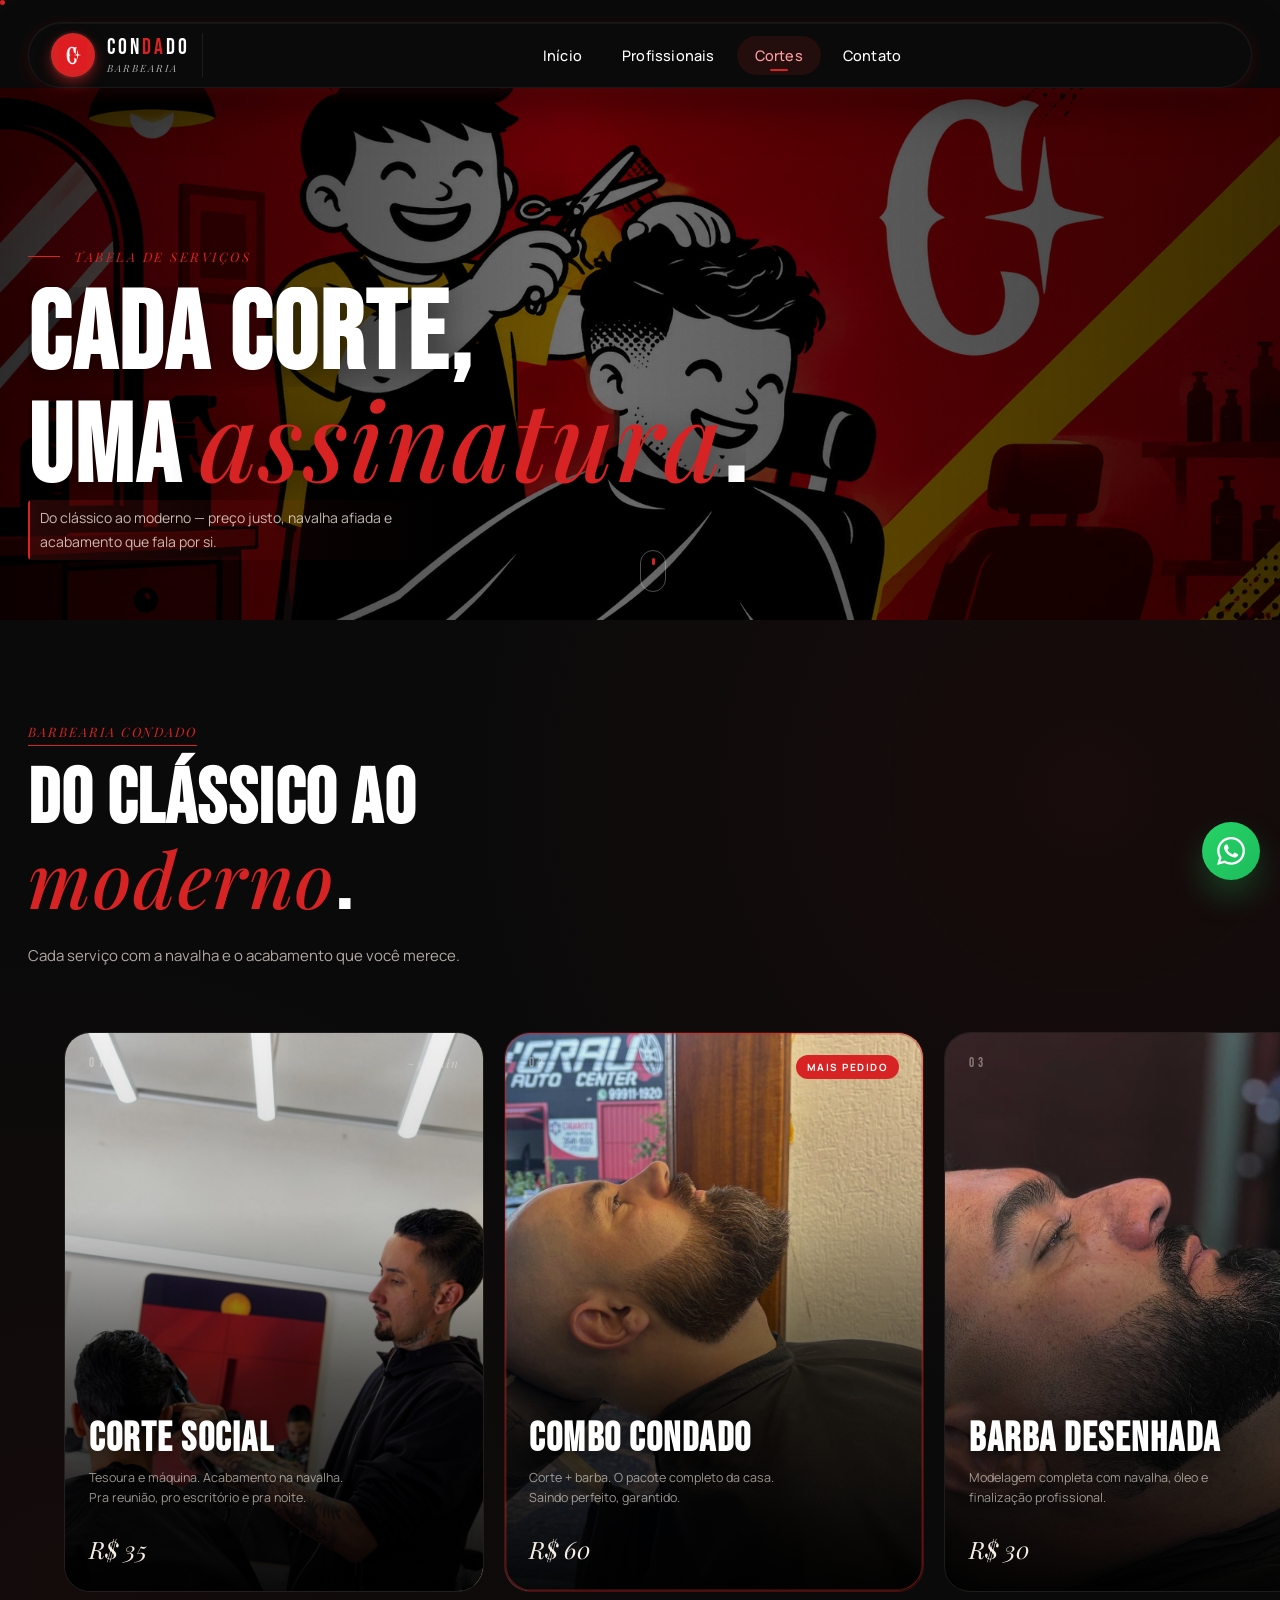
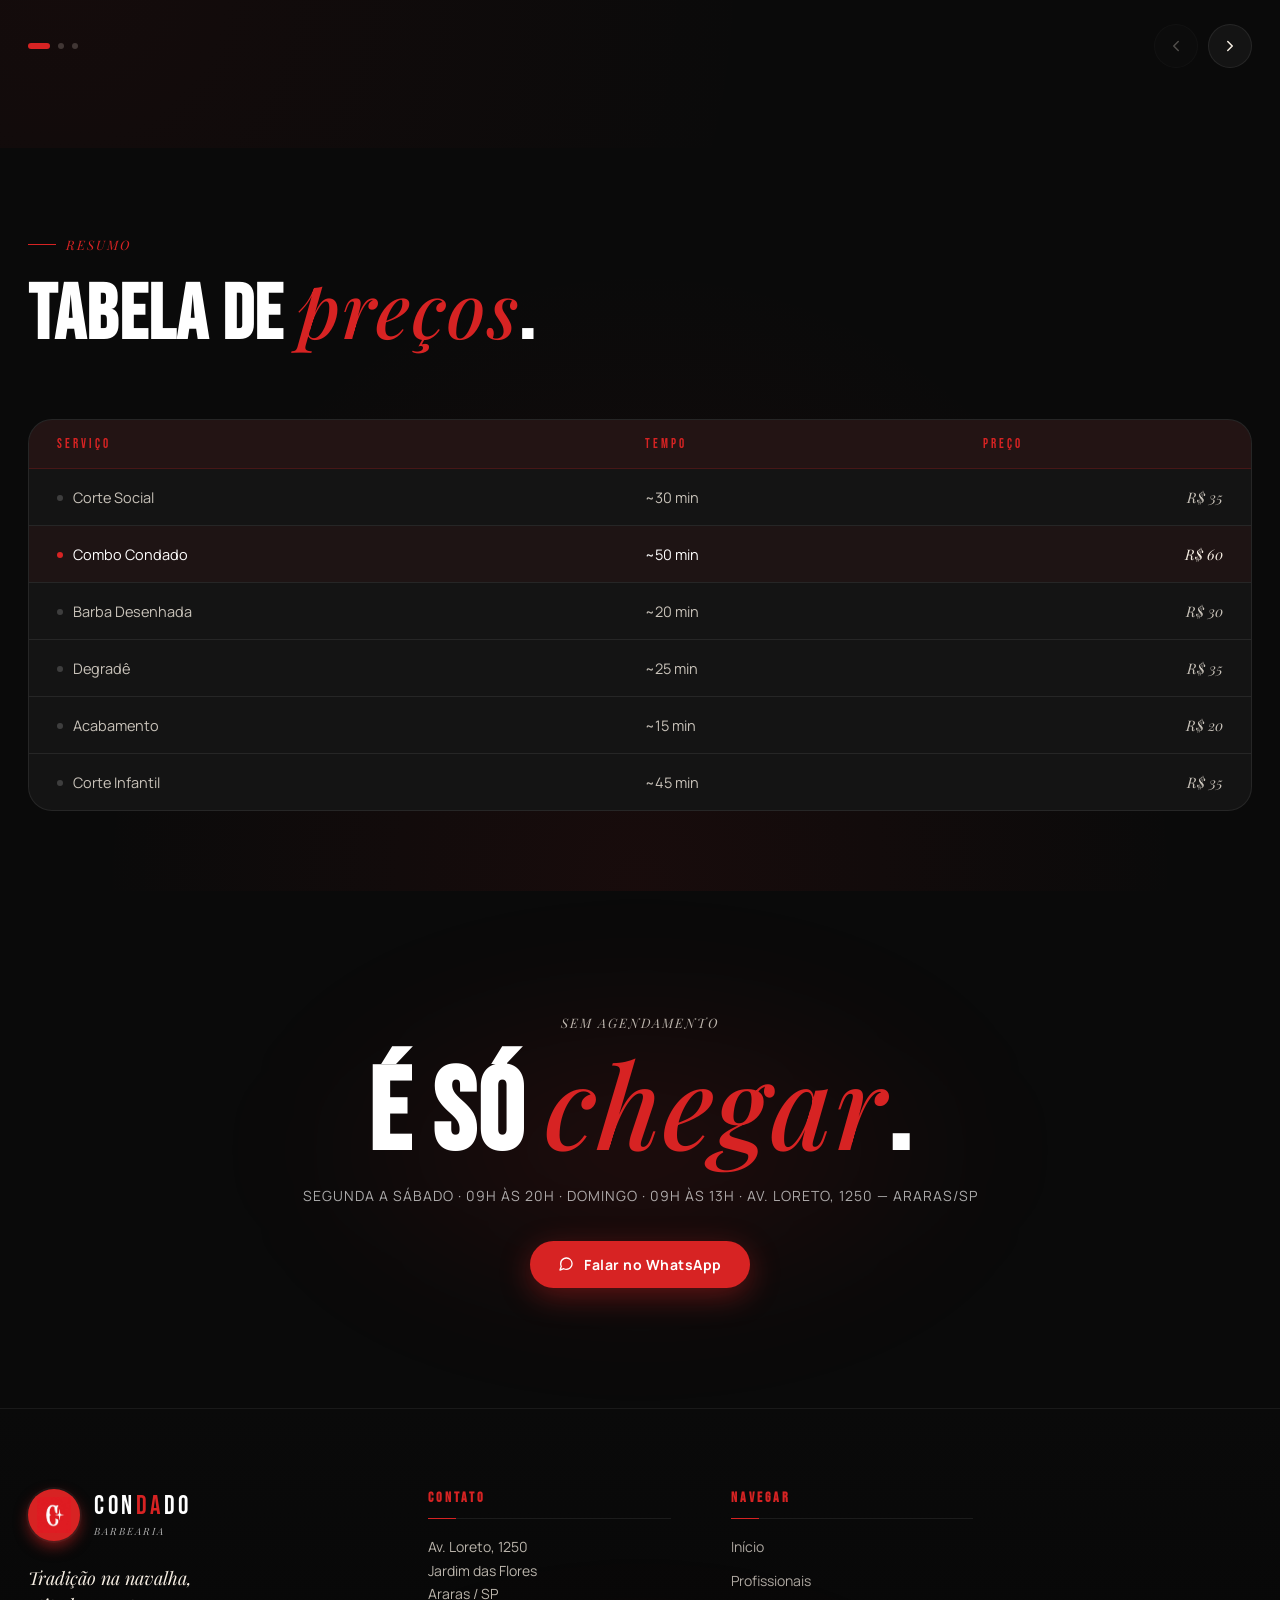
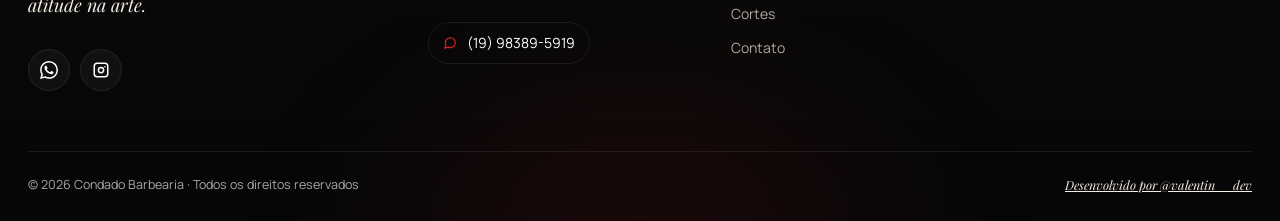
<file: cortes.html>
<!DOCTYPE html>
<html lang="pt-BR">
<head>
  <meta charset="UTF-8" />
  <meta name="viewport" content="width=device-width, initial-scale=1.0" />
  <meta name="theme-color" content="#0a0a0a" />
  <meta name="description" content="Condado Barbearia — tabela de cortes e serviços. Araras-SP." />
  <title>Cortes — Condado Barbearia</title>

  <link rel="icon" type="image/png" href="imagens/logo.png" />

  <link rel="preconnect" href="https://fonts.googleapis.com">
  <link rel="preconnect" href="https://fonts.gstatic.com" crossorigin>
  <link href="https://fonts.googleapis.com/css2?family=Bebas+Neue&family=Manrope:wght@400;500;600;700&family=Playfair+Display:ital,wght@1,500&display=swap" rel="stylesheet">

  <link rel="stylesheet" href="css/index.css" />
  <link rel="stylesheet" href="css/cortes.css" />
</head>
<body>

  <header class="nav-wrap">
    <nav class="navbar" aria-label="Principal">

      <a href="index.html" class="brand" aria-label="Condado Barbearia">
        <span class="brand-mark">
          <img src="imagens/logo.png" alt="" />
        </span>
        <span class="brand-text">
          <span class="brand-name">CON<span class="accent">DA</span>DO</span>
          <span class="brand-sub">Barbearia</span>
        </span>
      </a>

      <ul class="nav-links" id="navLinks">
        <li><a href="index.html">Início</a></li>
        <li><a href="profissionais.html">Profissionais</a></li>
        <li><a href="cortes.html" class="active">Cortes</a></li>
        <li><a href="contato.html">Contato</a></li>
      </ul>

      <div class="right">
        <button class="mobile-toggle" id="mobileToggle" aria-label="Abrir menu" aria-expanded="false" aria-controls="navLinks">
          <span class="bars" aria-hidden="true"><span></span><span></span><span></span></span>
        </button>
      </div>
    </nav>
  </header>

  <section class="page-hero">
    <div class="page-hero-bg" aria-hidden="true"></div>
    <div class="page-hero-inner container">
      <span class="page-eyebrow">
        <span class="eyebrow-line"></span>
        Tabela de serviços
      </span>
      <h1 class="page-title">
        <span class="line">Cada corte,</span>
        <span class="line">uma <span class="red-italic">assinatura</span>.</span>
      </h1>
      <p class="page-desc">
        Do clássico ao moderno — preço justo, navalha afiada
        e acabamento que fala por si.
      </p>
    </div>
    <div class="page-hero-scroll" aria-hidden="true">
      <span></span>
    </div>
  </section>

  

  <section class="carousel-section">
    <div class="container">

      <header class="section-head reveal">
        <span class="section-eyebrow">Barbearia Condado</span>
        <h2 class="section-title">
          Do clássico ao <span class="red-italic">moderno</span>.
        </h2>
        <p class="section-desc">Cada serviço com a navalha e o acabamento que você merece.</p>
      </header>

    </div>

    <!-- Viewport sem container para sangrar nas bordas -->
    <div class="carousel-viewport" role="region" aria-label="Cortes e serviços">
      <div class="carousel-track" id="carouselTrack">

        <!-- Slide 01 -->
        <article class="carousel-slide" data-index="0" aria-label="Corte Social">
          <div class="slide-media">
            <img src="imagens/corte1.jpeg" alt="Corte Social — acabamento na navalha" loading="lazy" />
            
          </div>
          <div class="slide-overlay" aria-hidden="true"></div>
          <div class="slide-content">
            <div class="slide-top">
              <span class="slide-num">01</span>
              <span class="slide-time">~30 min</span>
            </div>
            <div class="slide-bottom">
              <h3 class="slide-title">Corte Social</h3>
              <p class="slide-desc">Tesoura e máquina. Acabamento na navalha. Pra reunião, pro escritório e pra noite.</p>
              <span class="slide-price">R$ 35</span>
            </div>
          </div>
        </article>

        <!-- Slide 02 — destaque -->
        <article class="carousel-slide carousel-slide--featured" data-index="1" aria-label="Combo Condado — mais pedido">
          <div class="slide-media">
            <img src="imagens/corte2.jpeg" alt="Combo Condado — corte mais barba" loading="lazy" />
            
          </div>
          <div class="slide-overlay" aria-hidden="true"></div>
          <div class="slide-content">
            <div class="slide-top">
              <span class="slide-num">02</span>
              <span class="slide-badge">Mais pedido</span>
            </div>
            <div class="slide-bottom">
              <h3 class="slide-title">Combo Condado</h3>
              <p class="slide-desc">Corte + barba. O pacote completo da casa. Saindo perfeito, garantido.</p>
              <span class="slide-price">R$ 60</span>
            </div>
          </div>
        </article>

        <!-- Slide 03 -->
        <article class="carousel-slide" data-index="2" aria-label="Barba Desenhada">
          <div class="slide-media">
            <img src="imagens/corte4.jpeg" alt="Barba Desenhada — modelagem com navalha" loading="lazy" />
         
          </div>
          <div class="slide-overlay" aria-hidden="true"></div>
          <div class="slide-content">
            <div class="slide-top">
              <span class="slide-num">03</span>
              <span class="slide-time">~20 min</span>
            </div>
            <div class="slide-bottom">
              <h3 class="slide-title">Barba Desenhada</h3>
              <p class="slide-desc">Modelagem completa com navalha, óleo e finalização profissional.</p>
              <span class="slide-price">R$ 30</span>
            </div>
          </div>
        </article>

        <!-- Slide 04 -->
        <article class="carousel-slide" data-index="3" aria-label="Degradê">
          <div class="slide-media">
            <img src="imagens/corte3.jpeg" alt="Degradê — fade limpo do zero" loading="lazy" />
            
          </div>
          <div class="slide-overlay" aria-hidden="true"></div>
          <div class="slide-content">
            <div class="slide-top">
              <span class="slide-num">04</span>
              <span class="slide-time">~25 min</span>
            </div>
            <div class="slide-bottom">
              <h3 class="slide-title">Degradê</h3>
              <p class="slide-desc">Fade limpo do zero ao comprimento desejado. Transição perfeita, linhas retas.</p>
              <span class="slide-price">R$ 35</span>
            </div>
          </div>
        </article>


        
        <article class="carousel-slide" data-index="4" aria-label="Corte Infantil">
          <div class="slide-media">
            <img src="imagens/corte5.jpeg" alt="Corte Infantil" loading="lazy" />
          </div>
          <div class="slide-overlay" aria-hidden="true"></div>
          <div class="slide-content">
            <div class="slide-top">
              <span class="slide-num">05</span>
              <span class="slide-time">~45 min</span>
            </div>
            <div class="slide-bottom">
              <h3 class="slide-title">Corte Infantil</h3>
              <p class="slide-desc">Atenção e cuidado especial com os pequenos. Experiência tranquila e resultado impecável.</p>
              <span class="slide-price">R$ 35</span>
            </div>
          </div>
        </article>

      </div><!-- /carousel-track -->
    </div><!-- /carousel-viewport -->

    <!-- Controles -->
    <div class="carousel-controls container">
      <div class="carousel-dots" id="carouselDots" role="tablist" aria-label="Navegar entre slides"></div>
      <div class="carousel-arrows">
        <button class="carousel-arrow carousel-arrow--prev" id="carouselPrev" aria-label="Slide anterior">
          <svg viewBox="0 0 24 24" fill="none" stroke="currentColor" stroke-width="2" stroke-linecap="round" stroke-linejoin="round" aria-hidden="true">
            <polyline points="15 18 9 12 15 6"/>
          </svg>
        </button>
        <button class="carousel-arrow carousel-arrow--next" id="carouselNext" aria-label="Próximo slide">
          <svg viewBox="0 0 24 24" fill="none" stroke="currentColor" stroke-width="2" stroke-linecap="round" stroke-linejoin="round" aria-hidden="true">
            <polyline points="9 6 15 12 9 18"/>
          </svg>
        </button>
      </div>
    </div>

  </section>

  
  <section class="tabela-section">
    <div class="container">

      <header class="section-head reveal">
        <span class="section-eyebrow">Resumo</span>
        <h2 class="section-title">Tabela de <span class="red-italic">preços</span>.</h2>
      </header>

      <div class="tabela-wrap reveal">
        <table class="tabela">
          <thead>
            <tr>
              <th>Serviço</th>
              <th>Tempo</th>
              <th>Preço</th>
            </tr>
          </thead>
          <tbody>
            <tr>
              <td><span class="t-dot"></span>Corte Social</td>
              <td>~30 min</td>
              <td class="t-price">R$ 35</td>
            </tr>
            <tr class="t-featured">
              <td><span class="t-dot t-dot--red"></span>Combo Condado</td>
              <td>~50 min</td>
              <td class="t-price">R$ 60</td>
            </tr>
            <tr>
              <td><span class="t-dot"></span>Barba Desenhada</td>
              <td>~20 min</td>
              <td class="t-price">R$ 30</td>
            </tr>
            <tr>
              <td><span class="t-dot"></span>Degradê</td>
              <td>~25 min</td>
              <td class="t-price">R$ 35</td>
            </tr>
            <tr>
              <td><span class="t-dot"></span>Acabamento</td>
              <td>~15 min</td>
              <td class="t-price">R$ 20</td>
            </tr>
            <tr>
              <td><span class="t-dot"></span>Corte Infantil</td>
              <td>~45 min</td>
              <td class="t-price">R$ 35</td>
            </tr>
          </tbody>
        </table>
      </div>

    </div>
  </section>

  
  <section class="cta-section">
    <div class="container">
      <div class="cta-inner reveal">
        <div class="cta-tag">Sem agendamento</div>
        <h2 class="cta-title">É só <span class="red-italic">chegar</span>.</h2>
        <p class="cta-desc">Segunda a sábado · 09h às 20h · Domingo · 09h às 13h · Av. Loreto, 1250 — Araras/SP</p>
        <a href="https://wa.me/5519983895919" target="_blank" rel="noopener" class="cta-btn">
          <svg viewBox="0 0 24 24" fill="none" stroke="currentColor" stroke-width="2" stroke-linecap="round" stroke-linejoin="round" aria-hidden="true">
            <path d="M21 11.5a8.38 8.38 0 0 1-.9 3.8 8.5 8.5 0 0 1-7.6 4.7 8.38 8.38 0 0 1-3.8-.9L3 21l1.9-5.7a8.38 8.38 0 0 1-.9-3.8 8.5 8.5 0 0 1 4.7-7.6 8.38 8.38 0 0 1 3.8-.9h.5a8.48 8.48 0 0 1 8 8v.5z"/>
          </svg>
          Falar no WhatsApp
        </a>
      </div>
    </div>
  </section>

  
  <footer class="footer">
    <div class="container">
      <div class="footer-grid">

        <div class="footer-brand reveal">
          <a href="index.html" class="footer-logo" aria-label="Condado Barbearia">
            <span class="brand-mark">
              <img src="imagens/logo.png" alt="" />
            </span>
            <span class="brand-text">
              <span class="brand-name">CON<span class="accent">DA</span>DO</span>
              <span class="brand-sub">Barbearia</span>
            </span>
          </a>
          <p class="footer-tagline">
            Tradição na navalha,<br/>atitude na arte.
          </p>
          <div class="footer-socials" aria-label="Redes sociais">
            <a class="footer-social" href="https://wa.me/5519983895919" target="_blank" rel="noopener" aria-label="WhatsApp">
              <svg viewBox="0 0 24 24" fill="currentColor" aria-hidden="true">
                <path d="M17.472 14.382c-.297-.149-1.758-.867-2.03-.967-.273-.099-.471-.148-.67.15-.197.297-.767.966-.94 1.164-.173.199-.347.223-.644.075-.297-.15-1.255-.463-2.39-1.475-.883-.788-1.48-1.761-1.653-2.059-.173-.297-.018-.458.13-.606.134-.133.298-.347.446-.52.149-.174.198-.298.298-.497.099-.198.05-.371-.025-.52-.075-.149-.669-1.612-.916-2.207-.242-.579-.487-.5-.669-.51-.173-.008-.371-.01-.57-.01-.198 0-.52.074-.792.372-.272.297-1.04 1.016-1.04 2.479 0 1.462 1.065 2.875 1.213 3.074.149.198 2.096 3.2 5.077 4.487.709.306 1.262.489 1.694.625.712.227 1.36.195 1.871.118.571-.085 1.758-.719 2.006-1.413.248-.694.248-1.289.173-1.413-.074-.124-.272-.198-.57-.347m-5.421 7.403h-.004a9.87 9.87 0 01-5.031-1.378l-.361-.214-3.741.982.998-3.648-.235-.374a9.86 9.86 0 01-1.51-5.26c.001-5.45 4.436-9.884 9.888-9.884 2.64 0 5.122 1.03 6.988 2.898a9.825 9.825 0 012.893 6.994c-.003 5.45-4.437 9.884-9.885 9.884m8.413-18.297A11.815 11.815 0 0012.05 0C5.495 0 .16 5.335.157 11.892c0 2.096.547 4.142 1.588 5.945L.057 24l6.305-1.654a11.882 11.882 0 005.683 1.448h.005c6.554 0 11.89-5.335 11.893-11.893a11.821 11.821 0 00-3.48-8.413z"/>
              </svg>
            </a>
            <a class="footer-social" href="https://www.instagram.com/condado.araras/" target="_blank" rel="noopener" aria-label="Instagram">
              <svg viewBox="0 0 24 24" fill="currentColor" aria-hidden="true">
                <path d="M7 2h10a5 5 0 0 1 5 5v10a5 5 0 0 1-5 5H7a5 5 0 0 1-5-5V7a5 5 0 0 1 5-5zm0 2a3 3 0 0 0-3 3v10a3 3 0 0 0 3 3h10a3 3 0 0 0 3-3V7a3 3 0 0 0-3-3H7zm5 3.5A4.5 4.5 0 1 1 7.5 12 4.5 4.5 0 0 1 12 7.5zm0 2A2.5 2.5 0 1 0 14.5 12 2.5 2.5 0 0 0 12 9.5zm5.25-2.75a1 1 0 1 1-1 1 1 1 0 0 1 1-1z"/>
              </svg>
            </a>
          </div>
        </div>

        <div class="footer-col reveal" style="--i:1">
          <h4 class="footer-h">Contato</h4>
          <address class="footer-text">
            Av. Loreto, 1250<br/>
            Jardim das Flores<br/>
            Araras / SP
          </address>
          <a class="footer-link" href="https://wa.me/5519983895919" target="_blank" rel="noopener">
            <svg viewBox="0 0 24 24" fill="none" stroke="currentColor" stroke-width="2" stroke-linecap="round" stroke-linejoin="round" aria-hidden="true">
              <path d="M21 11.5a8.38 8.38 0 0 1-.9 3.8 8.5 8.5 0 0 1-7.6 4.7 8.38 8.38 0 0 1-3.8-.9L3 21l1.9-5.7a8.38 8.38 0 0 1-.9-3.8 8.5 8.5 0 0 1 4.7-7.6 8.38 8.38 0 0 1 3.8-.9h.5a8.48 8.48 0 0 1 8 8v.5z"/>
            </svg>
            (19) 98389-5919
          </a>
        </div>

        <div class="footer-col reveal" style="--i:3">
          <h4 class="footer-h">Navegar</h4>
          <ul class="footer-nav">
            <li><a href="index.html">Início</a></li>
            <li><a href="profissionais.html">Profissionais</a></li>
            <li><a href="cortes.html">Cortes</a></li>
            <li><a href="contato.html">Contato</a></li>
          </ul>
        </div>

      </div>

      <div class="footer-bottom">
        <span>© <span id="year"></span> Condado Barbearia · Todos os direitos reservados</span>
        <a class="footer-tag" href="https://www.instagram.com/valentin__dev/" target="_blank" rel="noopener">Desenvolvido por @valentin__dev</a>
      </div>
    </div>
  </footer>

  <a class="floating-wa" href="https://wa.me/5519983895919" target="_blank" rel="noopener" aria-label="Falar no WhatsApp">
    <svg viewBox="0 0 24 24" fill="currentColor" aria-hidden="true">
      <path d="M17.472 14.382c-.297-.149-1.758-.867-2.03-.967-.273-.099-.471-.148-.67.15-.197.297-.767.966-.94 1.164-.173.199-.347.223-.644.075-.297-.15-1.255-.463-2.39-1.475-.883-.788-1.48-1.761-1.653-2.059-.173-.297-.018-.458.13-.606.134-.133.298-.347.446-.52.149-.174.198-.298.298-.497.099-.198.05-.371-.025-.52-.075-.149-.669-1.612-.916-2.207-.242-.579-.487-.5-.669-.51-.173-.008-.371-.01-.57-.01-.198 0-.52.074-.792.372-.272.297-1.04 1.016-1.04 2.479 0 1.462 1.065 2.875 1.213 3.074.149.198 2.096 3.2 5.077 4.487.709.306 1.262.489 1.694.625.712.227 1.36.195 1.871.118.571-.085 1.758-.719 2.006-1.413.248-.694.248-1.289.173-1.413-.074-.124-.272-.198-.57-.347m-5.421 7.403h-.004a9.87 9.87 0 01-5.031-1.378l-.361-.214-3.741.982.998-3.648-.235-.374a9.86 9.86 0 01-1.51-5.26c.001-5.45 4.436-9.884 9.888-9.884 2.64 0 5.122 1.03 6.988 2.898a9.825 9.825 0 012.893 6.994c-.003 5.45-4.437 9.884-9.885 9.884m8.413-18.297A11.815 11.815 0 0012.05 0C5.495 0 .16 5.335.157 11.892c0 2.096.547 4.142 1.588 5.945L.057 24l6.305-1.654a11.882 11.882 0 005.683 1.448h.005c6.554 0 11.89-5.335 11.893-11.893a11.821 11.821 0 00-3.48-8.413z"/>
    </svg>
  </a>
  <script src="js/index.js" defer></script>
  <script src="js/cortes.js" defer></script>
</body>
</html>
</file>
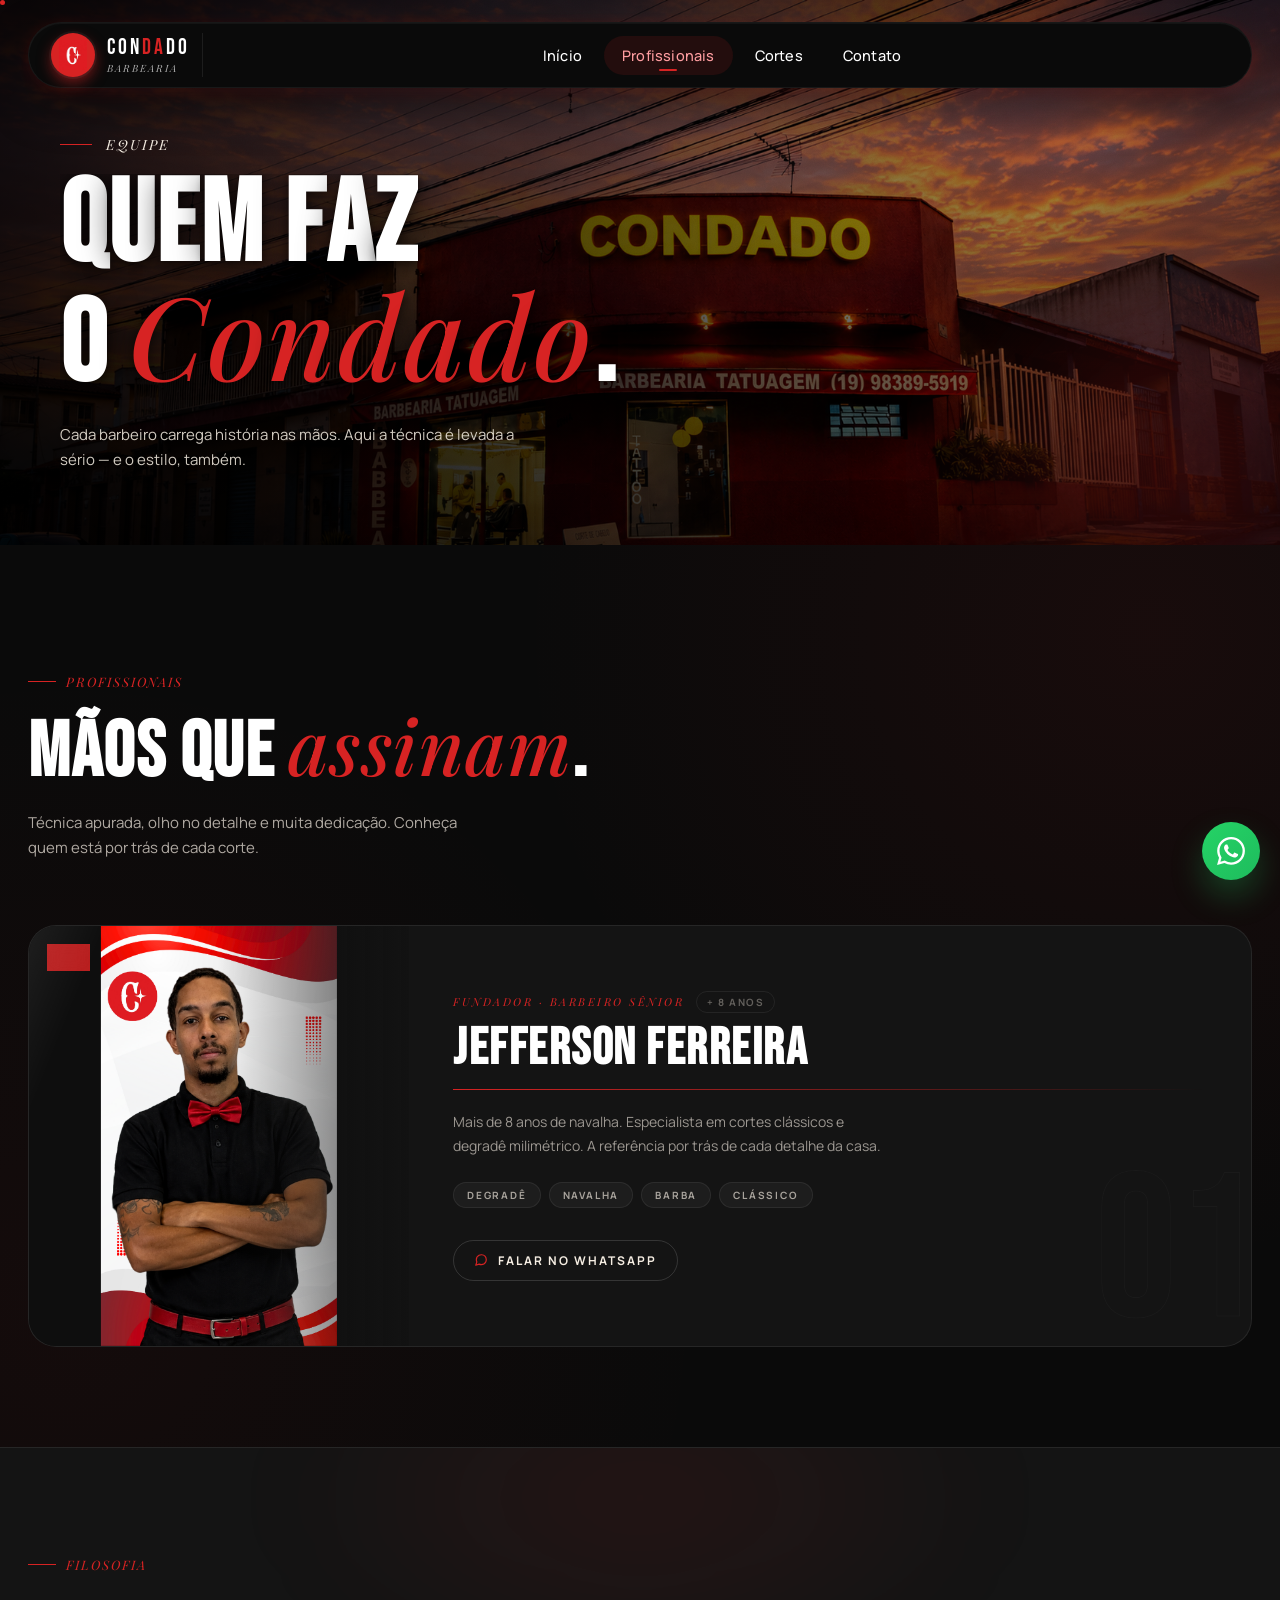
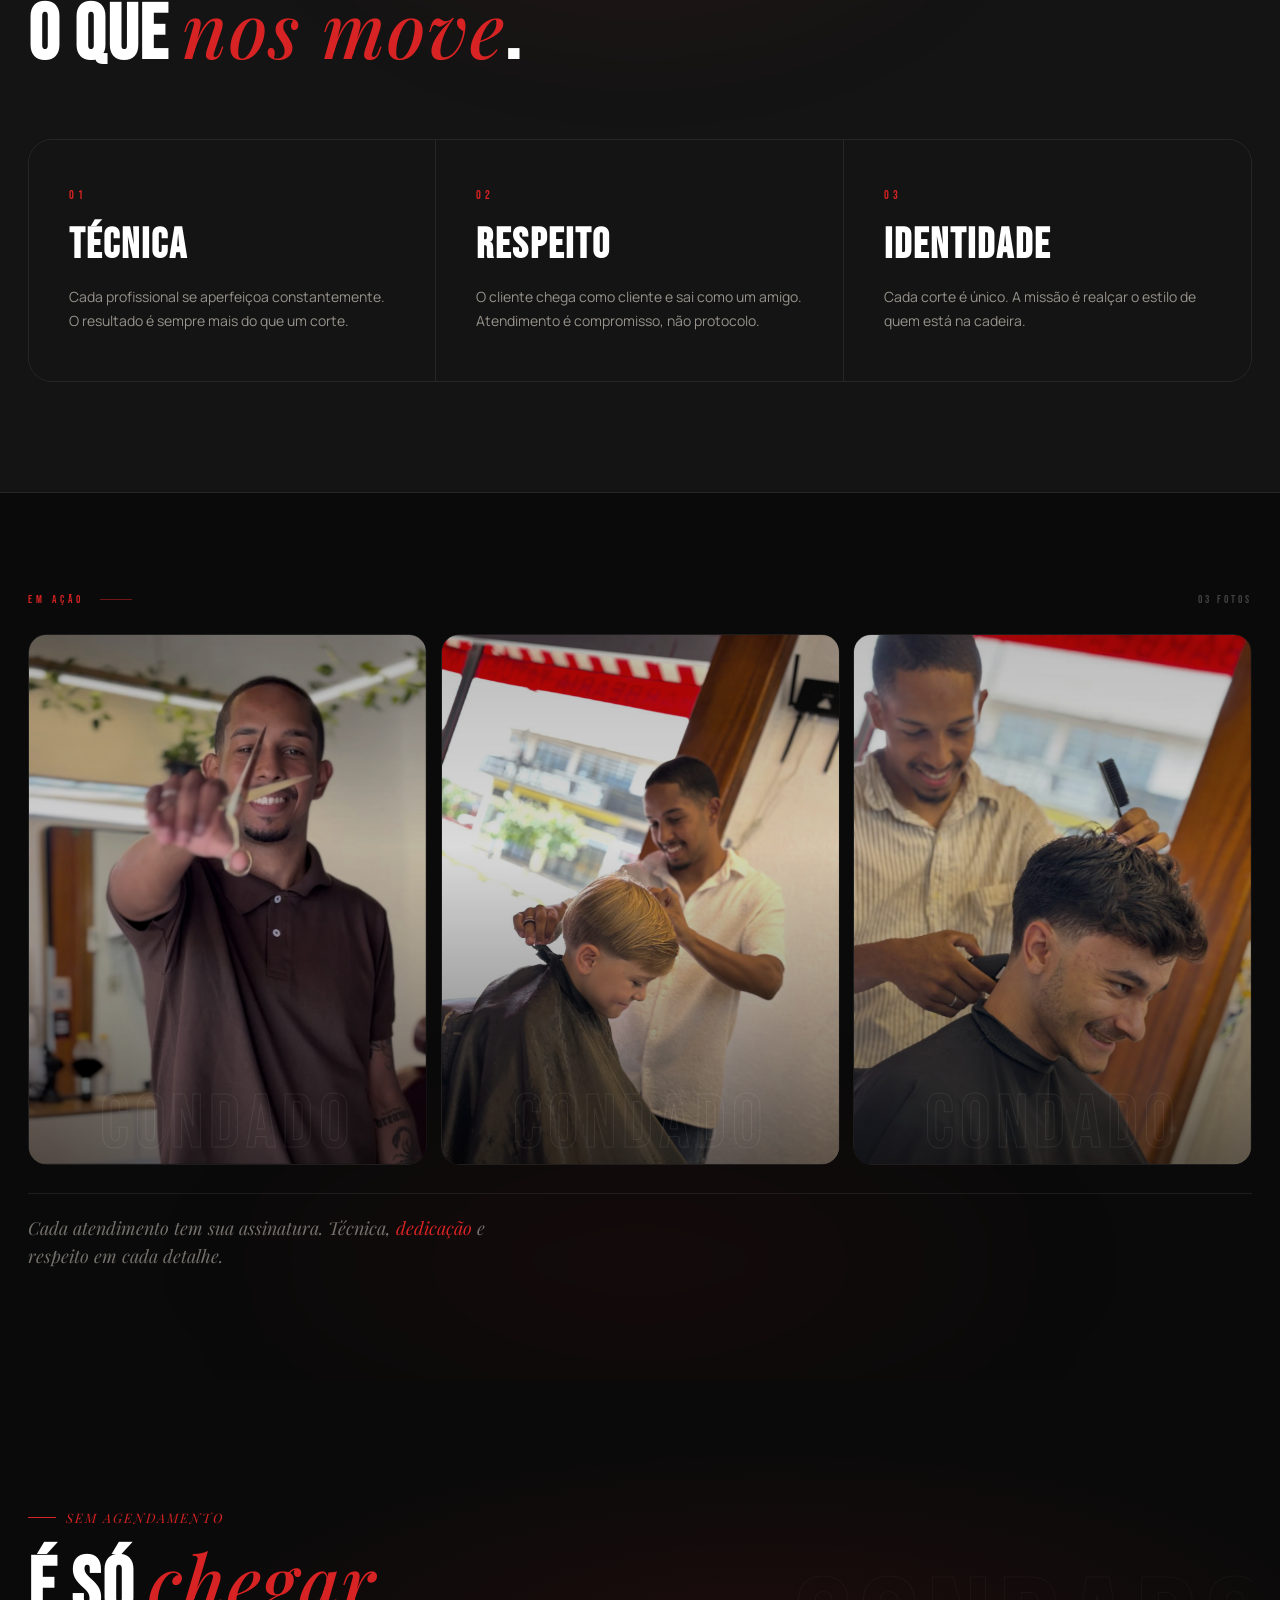
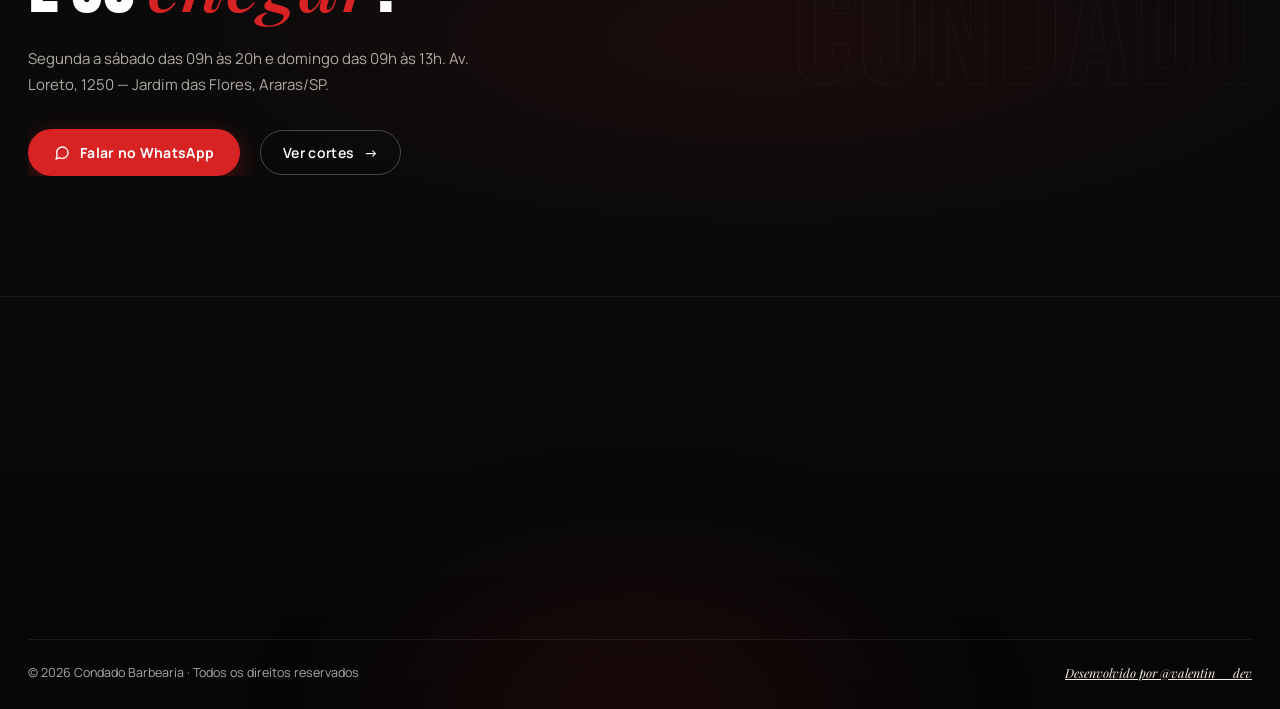
<file: profissionais.html>
<!DOCTYPE html>
<html lang="pt-BR">
<head>
  <meta charset="UTF-8" />
  <meta name="viewport" content="width=device-width, initial-scale=1.0" />
  <meta name="theme-color" content="#0a0a0a" />
  <meta name="description" content="Condado Barbearia — Conheça nossos profissionais. Araras-SP." />
  <title>Profissionais — Condado Barbearia</title>
  <link rel="icon" type="image/png" href="imagens/logo.png" />
  <link rel="preconnect" href="https://fonts.googleapis.com">
  <link rel="preconnect" href="https://fonts.gstatic.com" crossorigin>
  <link href="https://fonts.googleapis.com/css2?family=Bebas+Neue&family=Manrope:wght@400;500;600;700&family=Playfair+Display:ital,wght@1,500&display=swap" rel="stylesheet">
  <link rel="stylesheet" href="css/index.css" />
  <link rel="stylesheet" href="css/profissionais.css" />
</head>
<body>

  <!-- HERO -->
  <header class="hero hero--inner">
    <div class="nav-wrap">
      <nav class="navbar" aria-label="Principal">
        <a href="index.html" class="brand" aria-label="Condado Barbearia">
          <span class="brand-mark"><img src="imagens/logo.png" alt="" /></span>
          <span class="brand-text">
            <span class="brand-name">CON<span class="accent">DA</span>DO</span>
            <span class="brand-sub">Barbearia</span>
          </span>
        </a>
        <ul class="nav-links" id="navLinks">
          <li><a href="index.html">Início</a></li>
          <li><a href="profissionais.html" class="active">Profissionais</a></li>
          <li><a href="cortes.html">Cortes</a></li>
          <li><a href="contato.html">Contato</a></li>
        </ul>
        <div class="right">
          <button class="mobile-toggle" id="mobileToggle" aria-label="Abrir menu" aria-expanded="false" aria-controls="navLinks">
            <span class="bars" aria-hidden="true"><span></span><span></span><span></span></span>
          </button>
        </div>
      </nav>
    </div>
    <div class="hero-content hero-content--inner">
      <div class="hero-inner">
        <div class="hero-tag">Equipe</div>
        <h1 class="hero-title">
          <span class="line">Quem faz</span>
          <span class="line">o <span class="red">Condado</span>.</span>
        </h1>
        <p class="hero-desc">
          Cada barbeiro carrega história nas mãos.
          Aqui a técnica é levada a sério — e o estilo, também.
        </p>
      </div>
    </div>
  </header>

  <!-- PROFISSIONAIS -->
  <section id="profissionais" class="profissionais">
    <div class="container">
      <header class="section-head reveal">
        <span class="section-eyebrow">Profissionais</span>
        <h2 class="section-title">Mãos que <span class="red-italic">assinam</span>.</h2>
        <p class="section-desc">
          Técnica apurada, olho no detalhe e muita dedicação.
          Conheça quem está por trás de cada corte.
        </p>
      </header>
      <div class="team-grid">
        <article class="pro-card reveal" style="--i:0" data-num="01">
          <div class="pro-card__photo">
            <img src="imagens/profissional.png" alt="Jefferson Ferreira, fundador e barbeiro sênior" loading="eager" />
            <div class="pro-card__overlay"></div>
            <span class="pro-card__num">01</span>
          </div>
          <div class="pro-card__body">
            <div class="pro-card__meta">
              <span class="pro-card__role">Fundador · Barbeiro Sênior</span>
              <span class="pro-card__exp">+ 8 anos</span>
            </div>
            <h3 class="pro-card__name">Jefferson Ferreira</h3>
            <p class="pro-card__bio">
              Mais de 8 anos de navalha. Especialista em cortes clássicos
              e degradê milimétrico. A referência por trás de cada detalhe da casa.
            </p>
            <ul class="pro-card__tags">
              <li>Degradê</li><li>Navalha</li><li>Barba</li><li>Clássico</li>
            </ul>
            <a href="https://wa.me/5519983895919" target="_blank" rel="noopener" class="pro-card__cta">
              <svg viewBox="0 0 24 24" fill="none" stroke="currentColor" stroke-width="2" stroke-linecap="round" stroke-linejoin="round" aria-hidden="true">
                <path d="M21 11.5a8.38 8.38 0 0 1-.9 3.8 8.5 8.5 0 0 1-7.6 4.7 8.38 8.38 0 0 1-3.8-.9L3 21l1.9-5.7a8.38 8.38 0 0 1-.9-3.8 8.5 8.5 0 0 1 4.7-7.6 8.38 8.38 0 0 1 3.8-.9h.5a8.48 8.48 0 0 1 8 8v.5z"/>
              </svg>
              Falar no WhatsApp
            </a>
          </div>
        </article>
      </div>
    </div>
  </section>

  <!-- VALORES -->
  <section class="valores">
    <div class="container">
      <header class="section-head reveal">
        <span class="section-eyebrow">Filosofia</span>
        <h2 class="section-title">O que <span class="red-italic">nos move</span>.</h2>
      </header>
      <div class="valores-grid">
        <div class="valor-item reveal" style="--i:0">
          <span class="valor-num">01</span>
          <h3 class="valor-title">Técnica</h3>
          <p class="valor-desc">
            Cada profissional se aperfeiçoa constantemente.
            O resultado é sempre mais do que um corte.
          </p>
        </div>
        <div class="valor-item reveal" style="--i:1">
          <span class="valor-num">02</span>
          <h3 class="valor-title">Respeito</h3>
          <p class="valor-desc">
            O cliente chega como cliente e sai como um amigo.
            Atendimento é compromisso, não protocolo.
          </p>
        </div>
        <div class="valor-item reveal" style="--i:2">
          <span class="valor-num">03</span>
          <h3 class="valor-title">Identidade</h3>
          <p class="valor-desc">
            Cada corte é único. A missão é realçar
            o estilo de quem está na cadeira.
          </p>
        </div>
      </div>
    </div>
  </section>

  <!-- DESTAQUES -->
  <section class="destaques">
    <div class="container">

      <!-- barra superior da galeria -->
      <div class="destaques-label reveal">
        <div class="destaques-label__left">
          <span class="destaques-label__eyebrow">Em ação</span>
          <span class="destaques-label__line" aria-hidden="true"></span>
        </div>
        <span class="destaques-label__count">03 fotos</span>
      </div>

      <!-- grid 3 colunas compactas -->
      <div class="destaques-grid">

        <!-- foto 01 -->
        <div class="destaque-card" style="--i:0">
          <div class="destaque-card__media">
            <img src="imagens/destaque1.jpeg" alt="Jefferson com tesoura, posando no salão do Condado" loading="lazy" />
            <div class="destaque-card__overlay"></div>
            <span class="destaque-card__brand-bg" aria-hidden="true">CONDADO</span>
            <div class="destaque-card__brand-pill" aria-hidden="true">
              <span class="destaque-card__brand-name">CON<span>DA</span>DO</span>
              <span class="destaque-card__brand-sub">Barbearia</span>
            </div>
          </div>
          <div class="destaque-card__footer">
            <span class="destaque-card__index"></span>
            <span class="destaque-card__mark" aria-hidden="true">
              <svg viewBox="0 0 24 24" fill="none" stroke="currentColor" stroke-width="2.2" stroke-linecap="round" stroke-linejoin="round">
                <polyline points="20 6 9 17 4 12"/>
              </svg>
            </span>
          </div>
        </div>

        <!-- foto 02 -->
        <div class="destaque-card" style="--i:1">
          <div class="destaque-card__media">
            <img src="imagens/destaque2.jpeg" alt="Jefferson realizando corte infantil com precisão" loading="lazy" />
            <div class="destaque-card__overlay"></div>
            <span class="destaque-card__brand-bg" aria-hidden="true">CONDADO</span>
            <div class="destaque-card__brand-pill" aria-hidden="true">
              <span class="destaque-card__brand-name">CON<span>DA</span>DO</span>
              <span class="destaque-card__brand-sub">Barbearia</span>
            </div>
          </div>
          <div class="destaque-card__footer">
            <span class="destaque-card__index"></span>
            <span class="destaque-card__mark" aria-hidden="true">
              <svg viewBox="0 0 24 24" fill="none" stroke="currentColor" stroke-width="2.2" stroke-linecap="round" stroke-linejoin="round">
                <polyline points="20 6 9 17 4 12"/>
              </svg>
            </span>
          </div>
        </div>

        <!-- foto 03 -->
        <div class="destaque-card" style="--i:2">
          <div class="destaque-card__media">
            <img src="imagens/destaque3.jpeg" alt="Jefferson finalizando degradê em cliente" loading="lazy" />
            <div class="destaque-card__overlay"></div>
            <span class="destaque-card__brand-bg" aria-hidden="true">CONDADO</span>
            <div class="destaque-card__brand-pill" aria-hidden="true">
              <span class="destaque-card__brand-name">CON<span>DA</span>DO</span>
              <span class="destaque-card__brand-sub">Barbearia</span>
            </div>
          </div>
          <div class="destaque-card__footer">
            <span class="destaque-card__index"></span>
            <span class="destaque-card__mark" aria-hidden="true">
              <svg viewBox="0 0 24 24" fill="none" stroke="currentColor" stroke-width="2.2" stroke-linecap="round" stroke-linejoin="round">
                <polyline points="20 6 9 17 4 12"/>
              </svg>
            </span>
          </div>
        </div>

      </div>

      <!-- dots de navegação (visíveis só no mobile via JS) -->
      <div class="destaques-dots" id="destaquesDots" aria-hidden="true" style="display:none">
        <button class="destaques-dots__dot active" data-idx="0"></button>
        <button class="destaques-dots__dot" data-idx="1"></button>
        <button class="destaques-dots__dot" data-idx="2"></button>
      </div>

      <!-- rodapé editorial abaixo do grid -->
      <div class="destaques-footer reveal">
        <p class="destaques-footer__text">
          Cada atendimento tem sua assinatura.
          Técnica, <em>dedicação</em> e respeito em cada detalhe.
        </p>
      </div>

    </div>
  </section>

  <!-- CTA -->
  <section class="cta-section">
    <div class="container">
      <div class="cta-wrap reveal">
        <div class="cta-content">
          <span class="section-eyebrow">Sem agendamento</span>
          <h2 class="section-title">É só <span class="red-italic">chegar</span>.</h2>
          <p class="section-desc">
            Segunda a sábado das 09h às 20h e domingo das 09h às 13h. Av. Loreto, 1250 — Jardim das Flores, Araras/SP.
          </p>
          <div class="cta-actions">
            <a href="https://wa.me/5519983895919" target="_blank" rel="noopener" class="btn-cta">
              <svg viewBox="0 0 24 24" fill="none" stroke="currentColor" stroke-width="2" stroke-linecap="round" stroke-linejoin="round" aria-hidden="true">
                <path d="M21 11.5a8.38 8.38 0 0 1-.9 3.8 8.5 8.5 0 0 1-7.6 4.7 8.38 8.38 0 0 1-3.8-.9L3 21l1.9-5.7a8.38 8.38 0 0 1-.9-3.8 8.5 8.5 0 0 1 4.7-7.6 8.38 8.38 0 0 1 3.8-.9h.5a8.48 8.48 0 0 1 8 8v.5z"/>
              </svg>
              Falar no WhatsApp
            </a>
            <a href="cortes.html" class="btn-ghost">Ver cortes </a>
          </div>
        </div>
        <div class="cta-deco" aria-hidden="true">
          <span class="cta-big-text">CONDADO</span>
        </div>
      </div>
    </div>
  </section>

  <!-- FOOTER -->
  <footer class="footer">
    <div class="container">
      <div class="footer-grid">
        <div class="footer-brand reveal">
          <a href="index.html#inicio" class="footer-logo" aria-label="Condado Barbearia">
            <span class="brand-mark"><img src="imagens/logo.png" alt="" /></span>
            <span class="brand-text">
              <span class="brand-name">CON<span class="accent">DA</span>DO</span>
              <span class="brand-sub">Barbearia</span>
            </span>
          </a>
          <p class="footer-tagline">Tradição na navalha,<br/>atitude na arte.</p>
          <div class="footer-socials" aria-label="Redes sociais">
            <a class="footer-social" href="https://wa.me/5519983895919" target="_blank" rel="noopener" aria-label="WhatsApp">
              <svg viewBox="0 0 24 24" fill="currentColor" aria-hidden="true"><path d="M17.472 14.382c-.297-.149-1.758-.867-2.03-.967-.273-.099-.471-.148-.67.15-.197.297-.767.966-.94 1.164-.173.199-.347.223-.644.075-.297-.15-1.255-.463-2.39-1.475-.883-.788-1.48-1.761-1.653-2.059-.173-.297-.018-.458.13-.606.134-.133.298-.347.446-.52.149-.174.198-.298.298-.497.099-.198.05-.371-.025-.52-.075-.149-.669-1.612-.916-2.207-.242-.579-.487-.5-.669-.51-.173-.008-.371-.01-.57-.01-.198 0-.52.074-.792.372-.272.297-1.04 1.016-1.04 2.479 0 1.462 1.065 2.875 1.213 3.074.149.198 2.096 3.2 5.077 4.487.709.306 1.262.489 1.694.625.712.227 1.36.195 1.871.118.571-.085 1.758-.719 2.006-1.413.248-.694.248-1.289.173-1.413-.074-.124-.272-.198-.57-.347m-5.421 7.403h-.004a9.87 9.87 0 01-5.031-1.378l-.361-.214-3.741.982.998-3.648-.235-.374a9.86 9.86 0 01-1.51-5.26c.001-5.45 4.436-9.884 9.888-9.884 2.64 0 5.122 1.03 6.988 2.898a9.825 9.825 0 012.893 6.994c-.003 5.45-4.437 9.884-9.885 9.884m8.413-18.297A11.815 11.815 0 0012.05 0C5.495 0 .16 5.335.157 11.892c0 2.096.547 4.142 1.588 5.945L.057 24l6.305-1.654a11.882 11.882 0 005.683 1.448h.005c6.554 0 11.89-5.335 11.893-11.893a11.821 11.821 0 00-3.48-8.413z"/></svg>
            </a>
            <a class="footer-social" href="https://www.instagram.com/condado.araras/" target="_blank" rel="noopener" aria-label="Instagram">
              <svg viewBox="0 0 24 24" fill="currentColor" aria-hidden="true"><path d="M7 2h10a5 5 0 0 1 5 5v10a5 5 0 0 1-5 5H7a5 5 0 0 1-5-5V7a5 5 0 0 1 5-5zm0 2a3 3 0 0 0-3 3v10a3 3 0 0 0 3 3h10a3 3 0 0 0 3-3V7a3 3 0 0 0-3-3H7zm5 3.5A4.5 4.5 0 1 1 7.5 12 4.5 4.5 0 0 1 12 7.5zm0 2A2.5 2.5 0 1 0 14.5 12 2.5 2.5 0 0 0 12 9.5zm5.25-2.75a1 1 0 1 1-1 1 1 1 0 0 1 1-1z"/></svg>
            </a>
          </div>
        </div>
        <div class="footer-col reveal" style="--i:1">
          <h4 class="footer-h">Contato</h4>
          <address class="footer-text">Av. Loreto, 1250<br/>Jardim das Flores<br/>Araras / SP</address>
          <a class="footer-link" href="https://wa.me/5519983895919" target="_blank" rel="noopener">
            <svg viewBox="0 0 24 24" fill="none" stroke="currentColor" stroke-width="2" stroke-linecap="round" stroke-linejoin="round" aria-hidden="true"><path d="M21 11.5a8.38 8.38 0 0 1-.9 3.8 8.5 8.5 0 0 1-7.6 4.7 8.38 8.38 0 0 1-3.8-.9L3 21l1.9-5.7a8.38 8.38 0 0 1-.9-3.8 8.5 8.5 0 0 1 4.7-7.6 8.38 8.38 0 0 1 3.8-.9h.5a8.48 8.48 0 0 1 8 8v.5z"/></svg>
            (19) 98389-5919
          </a>
        </div>
        <div class="footer-col reveal" style="--i:3">
          <h4 class="footer-h">Navegar</h4>
          <ul class="footer-nav">
            <li><a href="index.html">Início</a></li>
            <li><a href="profissionais.html">Profissionais</a></li>
            <li><a href="cortes.html">Cortes</a></li>
            <li><a href="contato.html">Contato</a></li>
          </ul>
        </div>
      </div>
      <div class="footer-bottom">
        <span>© <span id="year"></span> Condado Barbearia · Todos os direitos reservados</span>
        <a class="footer-tag" href="https://www.instagram.com/valentin__dev/" target="_blank" rel="noopener">Desenvolvido por @valentin__dev</a>
      </div>
    </div>
  </footer>

  <a class="floating-wa" href="https://wa.me/5519983895919" target="_blank" rel="noopener" aria-label="Falar no WhatsApp">
    <svg viewBox="0 0 24 24" fill="currentColor" aria-hidden="true"><path d="M17.472 14.382c-.297-.149-1.758-.867-2.03-.967-.273-.099-.471-.148-.67.15-.197.297-.767.966-.94 1.164-.173.199-.347.223-.644.075-.297-.15-1.255-.463-2.39-1.475-.883-.788-1.48-1.761-1.653-2.059-.173-.297-.018-.458.13-.606.134-.133.298-.347.446-.52.149-.174.198-.298.298-.497.099-.198.05-.371-.025-.52-.075-.149-.669-1.612-.916-2.207-.242-.579-.487-.5-.669-.51-.173-.008-.371-.01-.57-.01-.198 0-.52.074-.792.372-.272.297-1.04 1.016-1.04 2.479 0 1.462 1.065 2.875 1.213 3.074.149.198 2.096 3.2 5.077 4.487.709.306 1.262.489 1.694.625.712.227 1.36.195 1.871.118.571-.085 1.758-.719 2.006-1.413.248-.694.248-1.289.173-1.413-.074-.124-.272-.198-.57-.347m-5.421 7.403h-.004a9.87 9.87 0 01-5.031-1.378l-.361-.214-3.741.982.998-3.648-.235-.374a9.86 9.86 0 01-1.51-5.26c.001-5.45 4.436-9.884 9.888-9.884 2.64 0 5.122 1.03 6.988 2.898a9.825 9.825 0 012.893 6.994c-.003 5.45-4.437 9.884-9.885 9.884m8.413-18.297A11.815 11.815 0 0012.05 0C5.495 0 .16 5.335.157 11.892c0 2.096.547 4.142 1.588 5.945L.057 24l6.305-1.654a11.882 11.882 0 005.683 1.448h.005c6.554 0 11.89-5.335 11.893-11.893a11.821 11.821 0 00-3.48-8.413z"/></svg>
  </a>

  <script src="js/index.js" defer></script>
  <script src="js/profissionais.js" defer></script>
</body>
</html>
</file>
<file: css/index.css>
/* index.css — Condado Barbearia
   Tokens globais, layout, hero, navbar, seções, footer e animações. */

/* ─── Tokens e reset ─────────────────────────────────────────────────────────── */

:root {
  --black:      #0a0a0a;
  --black-2:    #141414;
  --red:        #d72323;
  --red-deep:   #a8161c;
  --cream:      #f5ede2;
  --white:      #ffffff;
  --muted:      rgba(255, 255, 255, 0.65);
  --line:       rgba(255, 255, 255, 0.08);
  --ease:       cubic-bezier(0.2, 0.9, 0.2, 1);
  --shadow-nav: 0 1px 0 rgba(255,255,255,0.04) inset,
                0 18px 50px -10px rgba(0,0,0,0.55),
                0 4px 16px rgba(215,35,35,0.18);
}

*, *::before, *::after {
  margin: 0;
  padding: 0;
  box-sizing: border-box;
}

html {
  scroll-behavior: smooth;
  overflow-x: hidden; /* necessário em iOS — body sozinho não basta */
}

body {
  font-family: 'Manrope', sans-serif;
  color: var(--white);
  background: var(--black);
  overflow-x: hidden;
  -webkit-font-smoothing: antialiased;
  -moz-osx-font-smoothing: grayscale;
}

img     { display: block; max-width: 100%; height: auto; }
button  { font-family: inherit; }

/* ─── Helpers de layout ──────────────────────────────────────────────────────── */

.container {
  max-width: 1320px;
  margin: 0 auto;
  padding: 0 28px;
}

.red-italic {
  color: var(--red);
  font-family: 'Playfair Display', serif;
  font-style: italic;
  font-weight: 500;
}

/* ─── Hero ───────────────────────────────────────────────────────────────────── */

.hero {
  position: relative;
  min-height: 100vh;
  min-height: 100svh;
  display: flex;
  flex-direction: column;
  isolation: isolate;
  overflow: hidden; /* contém o orb ::after que usa right: -200px */
  background-image:
    linear-gradient(180deg,
      rgba(0,0,0,0.65) 0%,
      rgba(0,0,0,0.40) 28%,
      rgba(0,0,0,0.55) 60%,
      rgba(0,0,0,0.92) 100%),
    url("../imagens/Fachadamobile.png");
  background-size: cover;
  background-position: center;
  background-repeat: no-repeat;
}

@media (min-width: 768px) {
  .hero {
    background-image:
      linear-gradient(100deg,
        rgba(0,0,0,0.85) 0%,
        rgba(0,0,0,0.60) 35%,
        rgba(0,0,0,0.25) 70%,
        rgba(0,0,0,0.45) 100%),
      linear-gradient(180deg,
        rgba(0,0,0,0.35) 0%,
        transparent 22%,
        transparent 78%,
        rgba(0,0,0,0.50) 100%),
      url("../imagens/Fachada.png");
  }
}

/* Grain de textura */
.hero::before {
  content: '';
  position: absolute;
  inset: 0;
  background-image: url("data:image/svg+xml;utf8,<svg xmlns='http://www.w3.org/2000/svg' width='200' height='200'><filter id='n'><feTurbulence type='fractalNoise' baseFrequency='0.9' numOctaves='2' stitchTiles='stitch'/><feColorMatrix values='0 0 0 0 0 0 0 0 0 0 0 0 0 0 0 0 0 0 0.18 0'/></filter><rect width='100%25' height='100%25' filter='url(%23n)'/></svg>");
  opacity: 0.4;
  pointer-events: none;
  mix-blend-mode: overlay;
  z-index: 1;
}

/* Orb vermelho que segue o mouse — posição via CSS vars atualizadas no JS */
.hero::after {
  content: '';
  position: absolute;
  top: 30%;
  right: -200px;
  width: 600px;
  height: 600px;
  background: radial-gradient(circle, rgba(215,35,35,0.25) 0%, transparent 60%);
  filter: blur(60px);
  pointer-events: none;
  z-index: 0;
  animation: float 12s ease-in-out infinite;
}

/* ─── Navbar ─────────────────────────────────────────────────────────────────── */

.nav-wrap {
  position: sticky;
  top: 0;
  z-index: 50;
  padding: 22px 28px 0;
  width: 100%; /* garante que não extrapola a viewport */
  animation: drop 0.9s var(--ease) both;
}

.navbar {
  max-width: 1320px;
  margin: 0 auto;
  background: var(--black);
  border-radius: 999px;
  padding: 10px 10px 10px 22px;
  display: flex;
  align-items: center;
  gap: 18px;
  border: 1px solid rgba(255,255,255,0.06);
  box-shadow: var(--shadow-nav);
  position: relative;
  transition: box-shadow 0.3s ease, transform 0.3s ease;
}

.navbar.scrolled {
  box-shadow:
    0 1px 0 rgba(255,255,255,0.04) inset,
    0 22px 60px -10px rgba(0,0,0,0.75),
    0 4px 24px rgba(215,35,35,0.28);
}

/* ─── Brand ──────────────────────────────────────────────────────────────────── */

.brand {
  display: flex;
  align-items: center;
  gap: 12px;
  text-decoration: none;
  color: var(--white);
  padding-right: 12px;
  border-right: 1px solid var(--line);
  flex-shrink: 0;
}

.brand-mark {
  width: 44px;
  height: 44px;
  border-radius: 50%;
  background: var(--red);
  display: grid;
  place-items: center;
  box-shadow: 0 0 0 2px rgba(255,255,255,0.04), 0 6px 14px rgba(215,35,35,0.5);
  overflow: hidden;
  transition: transform 0.4s var(--ease), box-shadow 0.4s ease;
  position: relative;
}

.brand-mark::after {
  content: '';
  position: absolute;
  inset: -4px;
  border-radius: 50%;
  border: 2px solid var(--red);
  opacity: 0;
  transform: scale(0.8);
  transition: opacity 0.3s ease, transform 0.3s ease;
}

.brand:hover .brand-mark        { transform: rotate(-8deg) scale(1.05); }
.brand:hover .brand-mark::after { opacity: 0.5; transform: scale(1.1); }

.brand-mark img { width: 30px; height: 30px; object-fit: contain; }

.brand-text { display: flex; flex-direction: column; line-height: 1; }

.brand-name {
  font-family: 'Bebas Neue', sans-serif;
  font-size: 22px;
  letter-spacing: 3px;
  color: var(--white);
}

.brand-name .accent { color: var(--red); }

.brand-sub {
  font-family: 'Playfair Display', serif;
  font-style: italic;
  font-size: 10px;
  letter-spacing: 2px;
  color: var(--muted);
  text-transform: uppercase;
  margin-top: 4px;
}

/* ─── Links de navegação ─────────────────────────────────────────────────────── */

.nav-links {
  display: flex;
  align-items: center;
  gap: 4px;
  margin: 0 auto;
  list-style: none;
}

.nav-links a {
  position: relative;
  padding: 10px 18px;
  color: var(--white);
  text-decoration: none;
  font-weight: 500;
  font-size: 14.5px;
  letter-spacing: 0.2px;
  border-radius: 999px;
  transition: color 0.25s ease, background 0.25s ease;
}

.nav-links a::before {
  content: '';
  position: absolute;
  left: 50%;
  bottom: 4px;
  transform: translateX(-50%) scaleX(0);
  width: 18px;
  height: 2px;
  background: var(--red);
  border-radius: 2px;
  transition: transform 0.3s var(--ease);
}

.nav-links a:hover::before                    { transform: translateX(-50%) scaleX(1); }
.nav-links a.active                           { background: rgba(215,35,35,0.12); color: #ff9ea1; }
.nav-links a.active::before                   { transform: translateX(-50%) scaleX(1); }

/* ─── Lado direito da navbar ─────────────────────────────────────────────────── */

.right {
  display: flex;
  align-items: center;
  gap: 8px;
  flex-shrink: 0;
}

.icon-btn {
  width: 44px;
  height: 44px;
  border-radius: 50%;
  background: var(--red);
  border: none;
  cursor: pointer;
  display: grid;
  place-items: center;
  color: var(--white);
  transition: background 0.25s ease, transform 0.4s var(--ease);
}

.icon-btn:hover { background: var(--red-deep); transform: rotate(90deg); }
.icon-btn svg   { width: 18px; height: 18px; }

/* ─── Toggle mobile ──────────────────────────────────────────────────────────── */

.mobile-toggle { display: none; }

.mobile-toggle .bars {
  position: relative;
  width: 18px;
  height: 14px;
}

.mobile-toggle .bars span {
  position: absolute;
  left: 0;
  width: 100%;
  height: 2px;
  background: currentColor;
  border-radius: 2px;
  transition: transform 0.35s var(--ease), opacity 0.2s ease, top 0.35s var(--ease);
}

.mobile-toggle .bars span:nth-child(1) { top: 0; }
.mobile-toggle .bars span:nth-child(2) { top: 6px; }
.mobile-toggle .bars span:nth-child(3) { top: 12px; }

.mobile-toggle[aria-expanded="true"] .bars span:nth-child(1) { top: 6px; transform: rotate(45deg); }
.mobile-toggle[aria-expanded="true"] .bars span:nth-child(2) { opacity: 0; }
.mobile-toggle[aria-expanded="true"] .bars span:nth-child(3) { top: 6px; transform: rotate(-45deg); }

/* ─── Conteúdo do hero ───────────────────────────────────────────────────────── */

.hero-content {
  flex: 1;
  display: flex;
  align-items: center;
  padding: 60px 60px 80px;
  max-width: 1320px;
  margin: 0 auto;
  width: 100%;
  position: relative;
  z-index: 2;
}

.hero-tag {
  display: inline-flex;
  align-items: center;
  gap: 14px;
  font-family: 'Playfair Display', serif;
  font-style: italic;
  font-size: 14px;
  letter-spacing: 2px;
  color: var(--cream);
  text-transform: uppercase;
  margin-bottom: 20px;
  opacity: 0;
  animation: fadeUp 0.9s 0.4s var(--ease) forwards;
}

.hero-tag::before {
  content: '';
  width: 32px;
  height: 1px;
  background: var(--red);
  transform-origin: left;
  animation: lineGrow 0.8s 0.6s var(--ease) both;
}

.hero-title {
  font-family: 'Bebas Neue', sans-serif;
  font-size: clamp(56px, 9vw, 140px);
  line-height: 0.92;
  letter-spacing: 2px;
  color: var(--white);
  max-width: 900px;
  text-shadow:
    0 4px 30px rgba(0,0,0,0.7),
    0 2px 10px rgba(0,0,0,0.5);
}

.hero-title .line {
  display: block;
  overflow: hidden;
}

.hero-title .line > * {
  display: inline-block;
  transform: translateY(110%);
  animation: lineRise 1s var(--ease) forwards;
}

.hero-title .line:nth-child(1) > *,
.hero-title .line:nth-child(1)  { animation-delay: 0.55s; }
.hero-title .line:nth-child(2) > *,
.hero-title .line:nth-child(2)  { animation-delay: 0.7s; }
.hero-title .line               { animation: lineRise 1s var(--ease) both; }

.hero-title .red {
  color: var(--red);
  font-style: italic;
  font-family: 'Playfair Display', serif;
  font-weight: 500;
}

.hero-desc {
  margin-top: 22px;
  max-width: 480px;
  font-size: 15px;
  line-height: 1.7;
  color: rgba(245,237,226,0.85);
  opacity: 0;
  animation: fadeUp 1s 0.95s var(--ease) forwards;
}

.hero-actions {
  margin-top: 28px;
  display: flex;
  align-items: center;
  gap: 22px;
  flex-wrap: wrap;
  opacity: 0;
  animation: fadeUp 1s 1.1s var(--ease) forwards;
}

.btn-ghost {
  display: inline-flex;
  align-items: center;
  gap: 10px;
  color: var(--white);
  text-decoration: none;
  padding: 12px 22px;
  border-radius: 999px;
  border: 1px solid rgba(255,255,255,0.25);
  font-weight: 600;
  font-size: 14px;
  letter-spacing: 0.3px;
  backdrop-filter: blur(6px);
  -webkit-backdrop-filter: blur(6px);
  transition: background 0.3s ease, border-color 0.3s ease, transform 0.2s ease;
  position: relative;
  overflow: hidden;
}

.btn-ghost::after {
  content: '→';
  transition: transform 0.3s var(--ease);
}

.btn-ghost:hover {
  background: rgba(255,255,255,0.08);
  border-color: var(--red);
}

.btn-ghost:hover::after { transform: translateX(4px); }

.btn-ghost::before {
  content: '';
  position: absolute;
  top: 0;
  left: -75%;
  width: 50%;
  height: 100%;
  background: linear-gradient(90deg, transparent, rgba(255,255,255,0.12), transparent);
  transform: skewX(-20deg);
}

.btn-ghost:hover::before {
  animation: btnShimmer 0.6s ease forwards;
}

.hero-meta {
  font-size: 12px;
  letter-spacing: 2px;
  text-transform: uppercase;
  color: var(--muted);
}

.scroll-cue {
  position: absolute;
  bottom: 30px;
  left: 50%;
  transform: translateX(-50%);
  width: 28px;
  height: 46px;
  border: 1.5px solid rgba(255,255,255,0.4);
  border-radius: 14px;
  display: grid;
  place-items: start center;
  padding-top: 8px;
  opacity: 0;
  animation: fadeUp 1s 1.4s var(--ease) forwards;
}

.scroll-cue span {
  width: 3px;
  height: 8px;
  background: var(--red);
  border-radius: 3px;
  animation: scrollDot 1.8s ease-in-out infinite;
}

/* ─── Seções base ────────────────────────────────────────────────────────────── */

.cortes, .contato {
  position: relative;
  padding: 120px 0;
  background: var(--black);
  overflow: hidden;
}

.cortes::before {
  content: '';
  position: absolute;
  inset: 0;
  background:
    radial-gradient(circle at 80% 20%, rgba(215,35,35,0.08) 0%, transparent 50%),
    radial-gradient(circle at 10% 80%, rgba(215,35,35,0.06) 0%, transparent 50%);
  pointer-events: none;
}

.section-head {
  max-width: 640px;
  margin-bottom: 64px;
}

.section-eyebrow {
  display: inline-flex;
  align-items: center;
  gap: 10px;
  font-family: 'Playfair Display', serif;
  font-style: italic;
  font-size: 13px;
  letter-spacing: 2px;
  color: var(--red);
  text-transform: uppercase;
  margin-bottom: 16px;
}

.section-eyebrow::before {
  content: '';
  width: 0;
  height: 1px;
  background: var(--red);
  transform-origin: left;
  transition: width 0.9s cubic-bezier(0.2,0.9,0.2,1) 0.1s;
}

.section-eyebrow.line-drawn::before { width: 28px; }

.section-title {
  font-family: 'Bebas Neue', sans-serif;
  font-size: clamp(40px, 6vw, 80px);
  line-height: 1;
  letter-spacing: 1.5px;
}

.section-desc {
  margin-top: 18px;
  font-size: 15px;
  line-height: 1.7;
  color: rgba(245,237,226,0.7);
  max-width: 460px;
}

/* ─── Cards de corte ─────────────────────────────────────────────────────────── */

.cards {
  display: grid;
  grid-template-columns: repeat(3, 1fr);
  gap: 20px;
  position: relative;
  z-index: 1;
}

.card {
  position: relative;
  padding: 32px 28px 28px;
  background: var(--black-2);
  border: 1px solid var(--line);
  border-radius: 24px;
  overflow: hidden;
  transition: transform 0.4s var(--ease), border-color 0.4s ease, background 0.4s ease;
  transform-style: preserve-3d;
  will-change: transform;
}

.card::before {
  content: '';
  position: absolute;
  top: 0;
  left: 0;
  width: 100%;
  height: 2px;
  background: linear-gradient(90deg, transparent, var(--red), transparent);
  transform: translateX(-100%);
  transition: transform 0.6s var(--ease);
}

.card:hover {
  transform: translateY(-6px);
  border-color: rgba(215,35,35,0.4);
  background: #1a0e0e;
}

.card:hover::before { transform: translateX(100%); }

.card-num {
  font-family: 'Bebas Neue', sans-serif;
  font-size: 14px;
  letter-spacing: 3px;
  color: var(--red);
}

.card-title {
  font-family: 'Bebas Neue', sans-serif;
  font-size: 32px;
  letter-spacing: 1.5px;
  margin-top: 18px;
  color: var(--white);
  overflow: hidden;
  position: relative;
}

.card-desc {
  margin-top: 12px;
  font-size: 14px;
  line-height: 1.6;
  color: rgba(245,237,226,0.6);
  min-height: 70px;
}

.card-price {
  display: inline-block;
  margin-top: 18px;
  font-family: 'Playfair Display', serif;
  font-style: italic;
  font-size: 22px;
  color: var(--cream);
}

.card.featured {
  background: linear-gradient(180deg, #1a0e0e 0%, var(--black-2) 100%);
  border-color: rgba(215,35,35,0.3);
}

.badge {
  position: absolute;
  top: 16px;
  right: 16px;
  background: var(--red);
  color: var(--white);
  font-size: 10px;
  letter-spacing: 1.5px;
  text-transform: uppercase;
  padding: 6px 10px;
  border-radius: 999px;
  font-weight: 700;
}

/* Reflexo que segue o mouse — criado via JS */
.card-shine {
  position: absolute;
  inset: 0;
  border-radius: inherit;
  background: radial-gradient(circle at center, rgba(255,255,255,0.12) 0%, transparent 65%);
  opacity: 0;
  pointer-events: none;
  transition: opacity 0.3s ease;
  width: 150%;
  height: 150%;
  top: -25%;
  left: -25%;
  z-index: 3;
}

/* ─── Galeria do salão ───────────────────────────────────────────────────────── */

.salao { padding: 120px 0; background: var(--black); }

.gallery-premium {
  display: grid;
  grid-template-columns: 1.4fr 0.8fr;
  gap: 24px;
  align-items: stretch;
}

.gallery-main,
.gallery-side {
  position: relative;
  overflow: hidden;
  border-radius: 30px;
  min-height: 620px;
  background: #111;
  border: 1px solid rgba(255,255,255,0.06);
  transition: transform 0.7s var(--ease), border-color 0.4s ease, box-shadow 0.4s ease;
  will-change: transform, opacity;
}

.gallery-main:hover,
.gallery-side:hover {
  transform: translateY(-8px) scale(1.01);
  border-color: rgba(215,35,35,0.35);
  box-shadow: 0 20px 60px rgba(0,0,0,0.5), 0 8px 25px rgba(215,35,35,0.15);
}

.gallery-img {
  position: absolute;
  inset: 0;
  width: 100%;
  height: 100%;
  object-fit: cover;
  transition: transform 1.4s cubic-bezier(.2,.8,.2,1), filter 0.8s ease;
  will-change: transform;
}

.gallery-main:hover .gallery-img,
.gallery-side:hover .gallery-img {
  transform: scale(1.06);
  filter: brightness(1.03) contrast(1.05);
}

.gallery-content {
  position: absolute;
  inset: 0;
  display: flex;
  flex-direction: column;
  justify-content: flex-end;
  padding: 36px;
  background: linear-gradient(180deg, transparent 35%, rgba(0,0,0,0.88) 100%);
  z-index: 2;
}

.gallery-label {
  display: inline-flex;
  width: fit-content;
  padding: 10px 18px;
  border-radius: 999px;
  background: rgba(255,255,255,0.08);
  backdrop-filter: blur(10px);
  border: 1px solid rgba(255,255,255,0.06);
  font-size: 11px;
  letter-spacing: 2px;
  text-transform: uppercase;
  margin-bottom: 18px;
}

.gallery-content h3 {
  max-width: 520px;
  font-family: 'Bebas Neue', sans-serif;
  font-size: clamp(34px, 4vw, 64px);
  line-height: 0.95;
  letter-spacing: 1px;
  color: var(--white);
}

/* Sweep de luz ao hover */
.gallery-main::before,
.gallery-side::before {
  content: '';
  position: absolute;
  top: -120%;
  left: -40%;
  width: 45%;
  height: 300%;
  background: linear-gradient(90deg, transparent, rgba(255,255,255,0.12), transparent);
  transform: rotate(22deg);
  transition: transform 1s ease;
  z-index: 3;
}

.gallery-main:hover::before,
.gallery-side:hover::before {
  transform: rotate(22deg) translateX(500%);
}

.gallery-main.in-view { animation: galleryEnter 1s cubic-bezier(0.2,0.9,0.2,1) 0.10s both; }
.gallery-side.in-view  { animation: galleryEnter 1s cubic-bezier(0.2,0.9,0.2,1) 0.28s both; }

/* ─── Carrossel de feedbacks ─────────────────────────────────────────────────── */

.feedbacks {
  padding: 120px 0 100px;
  background: var(--black);
  position: relative;
  overflow: hidden;
}

.feedbacks::before {
  content: '';
  position: absolute;
  inset: 0;
  background:
    radial-gradient(ellipse at 20% 60%, rgba(215,35,35,0.06) 0%, transparent 50%),
    radial-gradient(ellipse at 80% 20%, rgba(215,35,35,0.04) 0%, transparent 45%);
  pointer-events: none;
}

/* Stage sangra full-width; overflow hidden segura o track */
.fb-stage {
  position: relative;
  width: 100%;
  overflow: hidden;
  margin-top: 60px;
  margin-bottom: 40px;
  cursor: grab;
  user-select: none;
  /* padding vertical acomoda o offset alternado dos cards */
  padding: 20px 0 28px;
  /* touch-action: pan-y permite scroll vertical sem interferir no drag horizontal */
  touch-action: pan-y;
}

.fb-stage:active { cursor: grabbing; }

.fb-track {
  display: flex;
  gap: 22px;
  /* 100dvw em vez de 100vw evita o bug de scrollbar no Android/Chrome */
  padding: 0 calc((100dvw - min(1320px, 100dvw - 56px)) / 2);
  transition: transform 0.65s cubic-bezier(0.2,0.9,0.2,1);
  will-change: transform;
  align-items: flex-end;
}

.fb-card {
  flex: 0 0 300px;
  position: relative;
  border-radius: 22px;
  overflow: hidden;
  border: 1px solid rgba(255,255,255,0.07);
  background: #0e0e0e;
  aspect-ratio: 4 / 5;
  transition:
    transform     0.55s cubic-bezier(0.2,0.9,0.2,1),
    border-color  0.4s ease,
    box-shadow    0.5s ease;
}

/* Cards alternados sobem 32px criando ritmo visual */
.fb-card--up { transform: translateY(-32px); }

.fb-card--up:hover                  { transform: translateY(calc(-32px - 8px)) scale(1.015); }
.fb-card:not(.fb-card--up):hover    { transform: translateY(-8px) scale(1.015); }

.fb-card:hover {
  border-color: rgba(215,35,35,0.3);
  box-shadow: 0 28px 60px rgba(0,0,0,0.55);
}

.fb-card-inner {
  position: absolute;
  inset: 0;
}

.fb-card img {
  width: 100%;
  height: 100%;
  object-fit: contain;
  object-position: center center;
  display: block;
  pointer-events: none;
  transition: transform 0.8s cubic-bezier(0.2,0.8,0.2,1);
}

.fb-card:hover img { transform: scale(1.05); }

/* Overlay com gradiente topo e base */
.fb-card-overlay {
  position: absolute;
  inset: 0;
  background:
    linear-gradient(180deg,
      rgba(0,0,0,0.55) 0%,
      transparent 35%,
      transparent 55%,
      rgba(0,0,0,0.75) 100%
    );
  z-index: 1;
}

/* Número estilo negativo fotográfico */
.fb-film-num {
  position: absolute;
  top: 16px;
  left: 16px;
  z-index: 2;
  font-family: 'Bebas Neue', sans-serif;
  font-size: 11px;
  letter-spacing: 4px;
  color: rgba(245,237,226,0.35);
  mix-blend-mode: screen;
  padding: 4px 8px;
  border: 1px solid rgba(245,237,226,0.12);
  border-radius: 4px;
}

/* Label no rodapé, visível só no hover */
.fb-card-label {
  position: absolute;
  bottom: 0;
  left: 0;
  right: 0;
  padding: 20px 18px 18px;
  z-index: 2;
  display: flex;
  align-items: flex-end;
  justify-content: space-between;
  opacity: 0;
  transform: translateY(6px);
  transition: opacity 0.35s ease, transform 0.35s var(--ease);
}

.fb-card:hover .fb-card-label {
  opacity: 1;
  transform: translateY(0);
}

.fb-label-tag {
  font-family: 'Playfair Display', serif;
  font-style: italic;
  font-size: 12px;
  letter-spacing: 2px;
  text-transform: uppercase;
  color: rgba(245,237,226,0.7);
}

/* Linha vermelha no rodapé do card */
.fb-card::after {
  content: '';
  position: absolute;
  bottom: 0;
  left: 0;
  width: 0;
  height: 2px;
  background: var(--red);
  z-index: 3;
  transition: width 0.5s cubic-bezier(0.2,0.9,0.2,1);
}

.fb-card:hover::after { width: 100%; }

/* ─── Controles do carrossel ─────────────────────────────────────────────────── */

.fb-controls {
  display: flex;
  align-items: center;
  justify-content: space-between;
  gap: 20px;
}

.fb-counter {
  display: flex;
  align-items: baseline;
  gap: 6px;
  font-family: 'Bebas Neue', sans-serif;
  letter-spacing: 2px;
  line-height: 1;
}

.fb-counter-cur   { font-size: 32px; color: var(--white); transition: color 0.3s ease; }
.fb-counter-sep   { font-size: 14px; color: rgba(255,255,255,0.2); }
.fb-counter-total { font-size: 14px; color: rgba(255,255,255,0.35); }

.fb-dots {
  display: flex;
  align-items: center;
  gap: 6px;
}

.fb-dot {
  width: 4px;
  height: 4px;
  border-radius: 50%;
  background: rgba(255,255,255,0.2);
  border: none;
  padding: 0;
  cursor: pointer;
  transition: background 0.3s ease, width 0.3s ease, border-radius 0.3s ease;
}

.fb-dot.is-active {
  width: 24px;
  border-radius: 2px;
  background: var(--red);
}

.fb-dot:hover:not(.is-active) { background: rgba(255,255,255,0.4); }

.fb-arrows { display: flex; gap: 8px; }

.fb-arrow {
  width: 48px;
  height: 48px;
  border-radius: 50%;
  background: transparent;
  border: 1px solid rgba(255,255,255,0.1);
  display: grid;
  place-items: center;
  cursor: pointer;
  color: var(--cream);
  transition:
    background    0.3s ease,
    border-color  0.3s ease,
    transform     0.35s var(--ease),
    color         0.3s ease;
}

.fb-arrow svg { width: 18px; height: 18px; }

.fb-arrow:hover {
  background: var(--red);
  border-color: var(--red);
  color: var(--white);
  transform: scale(1.1);
}

.fb-arrow:disabled {
  opacity: 0.2;
  pointer-events: none;
}

/* ─── Seção de contato ───────────────────────────────────────────────────────── */

.contato { padding-top: 80px; }

.contato-grid {
  display: grid;
  grid-template-columns: 1fr 1fr;
  gap: 60px;
  align-items: start;
}

.contato-list { list-style: none; }

.contato-list li {
  display: flex;
  justify-content: space-between;
  align-items: baseline;
  gap: 24px;
  padding: 22px 0;
  border-bottom: 1px solid var(--line);
}

.contato-list span {
  font-family: 'Playfair Display', serif;
  font-style: italic;
  font-size: 12px;
  letter-spacing: 2px;
  color: var(--red);
  text-transform: uppercase;
  flex-shrink: 0;
}

.contato-list strong {
  font-weight: 600;
  font-size: 16px;
  text-align: right;
  color: var(--white);
}

.contato-list a { text-decoration: none; color: inherit; transition: color 0.25s ease; }
.contato-list a:hover strong { color: var(--red); }

/* ─── Footer ─────────────────────────────────────────────────────────────────── */

.footer {
  position: relative;
  padding: 80px 0 28px;
  background: linear-gradient(180deg, var(--black) 0%, #060606 100%);
  border-top: 1px solid var(--line);
  color: var(--muted);
  overflow: hidden;
}

.footer::before {
  content: '';
  position: absolute;
  bottom: -200px;
  left: 50%;
  transform: translateX(-50%);
  width: 700px;
  height: 400px;
  background: radial-gradient(ellipse, rgba(215,35,35,0.12) 0%, transparent 70%);
  filter: blur(60px);
  pointer-events: none;
}

.footer-grid {
  display: grid;
  grid-template-columns: 1.4fr 1fr 1fr 0.9fr;
  gap: 60px;
  margin-bottom: 60px;
  position: relative;
  z-index: 1;
}

.footer-brand { display: flex; flex-direction: column; gap: 24px; }

.footer-logo {
  display: inline-flex;
  align-items: center;
  gap: 14px;
  text-decoration: none;
  color: var(--white);
  width: max-content;
}

.footer-logo .brand-mark        { width: 52px; height: 52px; }
.footer-logo .brand-mark img    { width: 36px; height: 36px; }
.footer-logo:hover .brand-mark  { transform: rotate(-8deg) scale(1.05); }
.footer-logo .brand-name        { font-size: 26px; letter-spacing: 3.5px; }
.footer-logo .brand-sub         { display: block; margin-top: 6px; }

.footer-tagline {
  font-family: 'Playfair Display', serif;
  font-style: italic;
  font-size: 18px;
  line-height: 1.5;
  color: var(--cream);
  max-width: 280px;
}

.footer-col { display: flex; flex-direction: column; gap: 16px; }

.footer-h {
  font-family: 'Bebas Neue', sans-serif;
  font-size: 14px;
  letter-spacing: 3px;
  color: var(--red);
  text-transform: uppercase;
  padding-bottom: 12px;
  border-bottom: 1px solid var(--line);
  position: relative;
}

.footer-h::after {
  content: '';
  position: absolute;
  left: 0;
  bottom: -1px;
  width: 28px;
  height: 1px;
  background: var(--red);
}

.footer-text,
.footer-link,
.footer-nav a,
.footer-hours li {
  font-size: 14px;
  line-height: 1.7;
  color: rgba(245,237,226,0.75);
}

address.footer-text { font-style: normal; }

.footer-link {
  display: inline-flex;
  align-items: center;
  gap: 10px;
  text-decoration: none;
  padding: 8px 14px;
  border-radius: 999px;
  border: 1px solid var(--line);
  color: var(--white);
  width: max-content;
  transition: background 0.3s ease, border-color 0.3s ease, color 0.3s ease, transform 0.2s ease;
}

.footer-link svg { width: 14px; height: 14px; color: var(--red); transition: color 0.3s ease; }

.footer-link:hover {
  background: var(--red);
  border-color: var(--red);
  color: var(--white);
  transform: translateY(-2px);
}

.footer-link:hover svg { color: var(--white); }

.footer-hours {
  list-style: none;
  display: flex;
  flex-direction: column;
  gap: 10px;
}

.footer-hours li {
  display: flex;
  justify-content: space-between;
  gap: 16px;
  padding: 6px 0;
  border-bottom: 1px dashed rgba(255,255,255,0.06);
}

.footer-hours li:last-child { border-bottom: none; }
.footer-hours span   { color: var(--muted); font-size: 13px; letter-spacing: 0.3px; }
.footer-hours strong { color: var(--white); font-weight: 600; font-size: 13px; }

.footer-nav {
  list-style: none;
  display: flex;
  flex-direction: column;
  gap: 10px;
}

.footer-nav a {
  position: relative;
  text-decoration: none;
  color: rgba(245,237,226,0.7);
  transition: color 0.25s ease, padding-left 0.25s ease;
}

.footer-nav a::before {
  content: '';
  position: absolute;
  left: 0;
  top: 50%;
  transform: translate(-12px, -50%);
  width: 0;
  height: 1px;
  background: var(--red);
  opacity: 0;
  transition: width 0.3s var(--ease), opacity 0.3s ease;
}

.footer-nav a:hover                  { color: var(--white); padding-left: 18px; }
.footer-nav a:hover::before          { width: 12px; opacity: 1; transform: translate(0, -50%); }

.footer-bottom {
  padding-top: 24px;
  border-top: 1px solid var(--line);
  display: flex;
  justify-content: space-between;
  gap: 16px;
  flex-wrap: wrap;
  font-size: 12.5px;
  color: var(--muted);
  position: relative;
  z-index: 1;
}

.footer-tag {
  font-family: 'Playfair Display', serif;
  font-style: italic;
  color: var(--cream);
}

.footer-socials {
  display: flex;
  align-items: center;
  gap: 10px;
  flex-wrap: wrap;
  margin-top: 6px;
}

.footer-social {
  display: inline-flex;
  align-items: center;
  justify-content: center;
  width: 42px;
  height: 42px;
  border-radius: 50%;
  border: 1px solid var(--line);
  background: rgba(255,255,255,0.04);
  color: var(--white);
  transition: transform 0.25s ease, border-color 0.25s ease, background 0.25s ease;
}

.footer-social:hover {
  transform: translateY(-2px);
  border-color: rgba(215,35,35,0.4);
  background: rgba(215,35,35,0.16);
}

.footer-social svg { width: 18px; height: 18px; }

/* ─── Botão flutuante do WhatsApp ────────────────────────────────────────────── */

.floating-wa {
  position: fixed;
  right: 20px;
  bottom: 20px;
  width: 58px;
  height: 58px;
  border-radius: 50%;
  display: grid;
  place-items: center;
  background: linear-gradient(135deg, #25d366 0%, #1ebc5d 100%);
  color: var(--white);
  box-shadow: 0 16px 32px rgba(37, 211, 102, 0.25);
  z-index: 1000;
  transition: transform 0.25s ease, box-shadow 0.25s ease;
}

.floating-wa:hover {
  transform: translateY(-3px) scale(1.03);
  box-shadow: 0 20px 38px rgba(37, 211, 102, 0.35);
}

.floating-wa svg { width: 28px; height: 28px; }

@media (max-width: 768px) {
  .floating-wa {
    right: 16px;
    bottom: 16px;
    width: 54px;
    height: 54px;
  }
}

/* ─── Keyframes ──────────────────────────────────────────────────────────────── */

@keyframes drop {
  from { transform: translateY(-30px); opacity: 0; }
  to   { transform: translateY(0);     opacity: 1; }
}

@keyframes fadeUp {
  from { opacity: 0; transform: translateY(20px); }
  to   { opacity: 1; transform: translateY(0); }
}

@keyframes lineGrow {
  from { transform: scaleX(0); }
  to   { transform: scaleX(1); }
}

@keyframes lineRise {
  from { transform: translateY(110%); }
  to   { transform: translateY(0); }
}

@keyframes float {
  0%, 100% { transform: translate(0, 0); }
  50%      { transform: translate(-40px, 30px); }
}

@keyframes scrollDot {
  0%   { transform: translateY(0);    opacity: 1; }
  60%  { transform: translateY(14px); opacity: 0; }
  61%  { transform: translateY(0);    opacity: 0; }
  100% { transform: translateY(0);    opacity: 1; }
}

@keyframes galleryEnter {
  from { opacity: 0; transform: translateY(50px) scale(0.97); filter: blur(4px); }
  to   { opacity: 1; transform: translateY(0) scale(1);       filter: blur(0); }
}

@keyframes btnShimmer {
  from { left: -75%; }
  to   { left: 125%; }
}

@keyframes charRise {
  from { opacity: 0; transform: translateY(60%) skewY(6deg); }
  to   { opacity: 1; transform: translateY(0) skewY(0deg); }
}

@keyframes numFlip {
  from { opacity: 0; transform: translateX(-12px); letter-spacing: 8px; }
  to   { opacity: 1; transform: translateX(0);     letter-spacing: 3px; }
}

@keyframes titleReveal {
  from { opacity: 0; clip-path: inset(0 100% 0 0); }
  to   { opacity: 1; clip-path: inset(0 0% 0 0); }
}

@keyframes brandPulse {
  0%   { transform: scale(0.8) rotate(-10deg); opacity: 0; box-shadow: none; }
  60%  { transform: scale(1.06) rotate(3deg); }
  100% { transform: scale(1) rotate(0deg);   opacity: 1; }
}

@keyframes footerLi {
  from { opacity: 0; transform: translateX(-10px); }
  to   { opacity: 1; transform: translateX(0); }
}

@keyframes sectionTitleIn {
  from { opacity: 0; transform: translateY(30px); letter-spacing: 6px; }
  to   { opacity: 1; transform: translateY(0);    letter-spacing: 1.5px; }
}

/* ─── Scroll reveal ──────────────────────────────────────────────────────────── */

.reveal {
  opacity: 0;
  transform: translateY(40px);
  transition:
    opacity   0.85s cubic-bezier(0.2,0.9,0.2,1),
    transform 0.85s cubic-bezier(0.2,0.9,0.2,1);
  transition-delay: calc(var(--i, 0) * 120ms);
}

.reveal.in-view {
  opacity: 1;
  transform: translateY(0);
}

/* Gallery usa keyframe próprio, sem a transition genérica */
.gallery-main.reveal,
.gallery-side.reveal { transition: none; }

/* Animações secundárias disparadas com .in-view */
.card.in-view .card-num {
  animation: numFlip 0.5s cubic-bezier(0.2,0.9,0.2,1) calc(var(--i,0)*120ms + 200ms) both;
}

.card.in-view .card-title {
  animation: titleReveal 0.7s cubic-bezier(0.2,0.9,0.2,1) calc(var(--i,0)*120ms + 350ms) both;
}

.footer-brand.in-view .brand-mark {
  animation: brandPulse 1.2s cubic-bezier(0.2,0.9,0.2,1) 0.3s both;
}

.footer-col.in-view .footer-nav li {
  animation: footerLi 0.5s cubic-bezier(0.2,0.9,0.2,1) both;
}

.footer-col.in-view .footer-nav li:nth-child(1) { animation-delay: 0.10s; }
.footer-col.in-view .footer-nav li:nth-child(2) { animation-delay: 0.17s; }
.footer-col.in-view .footer-nav li:nth-child(3) { animation-delay: 0.24s; }
.footer-col.in-view .footer-nav li:nth-child(4) { animation-delay: 0.31s; }

.section-head.in-view .section-title {
  animation: sectionTitleIn 0.9s cubic-bezier(0.2,0.9,0.2,1) 0.15s both;
}

/* ─── Cursor customizado ─────────────────────────────────────────────────────── */

body:has(.c-cursor)          { cursor: none; }
body:has(.c-cursor) a,
body:has(.c-cursor) button   { cursor: none; }

.c-cursor {
  position: fixed;
  top: 0;
  left: 0;
  z-index: 9999;
  pointer-events: none;
  width: 36px;
  height: 36px;
  border-radius: 50%;
  border: 1.5px solid rgba(215,35,35,0.7);
  will-change: transform;
  transition: width 0.35s var(--ease), height 0.35s var(--ease), background 0.3s ease, border-color 0.3s ease;
}

.c-cursor.is-hovering { width: 56px; height: 56px; background: rgba(215,35,35,0.12); border-color: var(--red); }
.c-cursor.is-card     { width: 64px; height: 64px; background: rgba(215,35,35,0.08); border-color: rgba(215,35,35,0.5); }

.c-cursor-dot {
  position: fixed;
  top: 0;
  left: 0;
  z-index: 10000;
  pointer-events: none;
  width: 5px;
  height: 5px;
  border-radius: 50%;
  background: var(--red);
  will-change: transform;
}

/* ─── Barra de progresso de scroll ──────────────────────────────────────────── */

.scroll-progress {
  position: fixed;
  top: 0;
  left: 0;
  z-index: 9998;
  height: 2px;
  width: var(--p, 0%);
  background: linear-gradient(90deg, var(--red-deep), var(--red), #ff6b6b);
  box-shadow: 0 0 10px rgba(215,35,35,0.6);
  pointer-events: none;
  transition: width 0.08s linear;
}

/* ─── Character split do título do hero ─────────────────────────────────────── */

.hero-title .char {
  display: inline-block;
  opacity: 0;
  transform: translateY(60%) skewY(6deg);
  animation: charRise 0.7s cubic-bezier(0.2,0.9,0.2,1) both;
  animation-delay: var(--cd, 0ms);
}

/* Orb ambiente — posição controlada via CSS vars atualizadas no JS */
.hero::after {
  background: radial-gradient(
    circle at var(--mx, 70%) var(--my, 40%),
    rgba(215,35,35,0.28) 0%,
    transparent 60%
  );
  transition: background 0.1s linear;
  will-change: background;
}

/* ─── Scrollbar ──────────────────────────────────────────────────────────────── */

::-webkit-scrollbar              { width: 6px; }
::-webkit-scrollbar-track        { background: var(--black); }
::-webkit-scrollbar-thumb        { background: var(--red-deep); border-radius: 3px; }
::-webkit-scrollbar-thumb:hover  { background: var(--red); }

::selection { background: rgba(215,35,35,0.35); color: var(--white); }

/* ─── Responsive ─────────────────────────────────────────────────────────────── */

@media (max-width: 980px) {
  .nav-links {
    position: absolute;
    top: calc(100% + 12px);
    left: 0;
    right: 0;
    flex-direction: column;
    background: var(--black);
    border-radius: 24px;
    padding: 0 14px;
    gap: 2px;
    align-items: stretch;
    border: 1px solid var(--line);
    box-shadow: 0 18px 50px -10px rgba(0,0,0,0.55);
    max-height: 0;
    overflow: hidden;
    opacity: 0;
    pointer-events: none;
    transition: max-height 0.4s var(--ease), opacity 0.25s ease, padding 0.4s var(--ease);
  }

  .nav-links.open {
    max-height: 400px;
    opacity: 1;
    pointer-events: auto;
    padding: 14px;
  }

  .nav-links li {
    opacity: 0;
    transform: translateY(-8px);
    transition: opacity 0.3s ease, transform 0.3s ease;
  }

  .nav-links.open li               { opacity: 1; transform: translateY(0); }
  .nav-links.open li:nth-child(1)  { transition-delay: 0.10s; }
  .nav-links.open li:nth-child(2)  { transition-delay: 0.16s; }
  .nav-links.open li:nth-child(3)  { transition-delay: 0.22s; }
  .nav-links.open li:nth-child(4)  { transition-delay: 0.28s; }

  .nav-links a         { padding: 14px 18px; text-align: center; font-size: 15px; }
  .nav-links a::before { display: none; }

  .mobile-toggle {
    display: grid;
    place-items: center;
    width: 44px;
    height: 44px;
    border-radius: 50%;
    background: rgba(255,255,255,0.06);
    border: none;
    cursor: pointer;
    color: var(--white);
  }

  .brand-sub    { display: none; }
  .hero-content { padding: 40px 28px 80px; }
  .cards        { grid-template-columns: 1fr; }
  .contato-grid { grid-template-columns: 1fr; gap: 40px; }
  .cortes, .contato { padding: 80px 0; }
  .salao        { padding: 80px 0; }

  .gallery-premium { grid-template-columns: 1fr; }
  .gallery-main, .gallery-side { min-height: 420px; }

  .footer-grid {
    grid-template-columns: 1fr 1fr;
    gap: 50px 40px;
  }

  .footer-brand { grid-column: 1 / -1; }

  .fb-card       { flex: 0 0 260px; }
  .fb-card--up   { transform: translateY(-24px); }
  .fb-card--up:hover { transform: translateY(calc(-24px - 8px)) scale(1.015); }
}

@supports (backdrop-filter: blur(1px)) {
  .nav-links.open {
    backdrop-filter: blur(16px) saturate(150%);
    -webkit-backdrop-filter: blur(16px) saturate(150%);
    background: rgba(10,10,10,0.85);
  }
}

@media (max-width: 640px) {
  /* Carrossel mobile: card quase full-width, sem offset alternado */
  .fb-card {
    flex: 0 0 calc(100vw - 56px);
  }

  .fb-card--up       { transform: none; }
  .fb-card--up:hover { transform: translateY(-6px) scale(1.01); }

  .fb-track {
    padding: 0 28px;
    gap: 16px;
    align-items: stretch;
  }

  .fb-stage  { padding: 0 0 24px; }
  .fb-counter-cur { font-size: 26px; }
}

@media (max-width: 560px) {
  .nav-wrap  { padding: 14px 14px 0; }
  .navbar    { padding: 8px 8px 8px 14px; gap: 10px; }
  .icon-btn  { display: none; }

  .brand-name { font-size: 18px; letter-spacing: 2px; }
  .brand-mark { width: 40px; height: 40px; }
  .brand-mark img { width: 26px; height: 26px; }

  .hero-actions { gap: 14px; }
  .hero-meta    { font-size: 11px; }
  .scroll-cue   { display: none; }

  .contato-list li     { flex-direction: column; align-items: flex-start; gap: 4px; }
  .contato-list strong { text-align: left; }

  .footer        { padding: 60px 0 24px; }
  .footer-grid   { grid-template-columns: 1fr; gap: 40px; margin-bottom: 40px; }
  .footer-bottom { flex-direction: column; align-items: flex-start; gap: 8px; }

  .gallery-main, .gallery-side { min-height: 320px; border-radius: 22px; }
  .gallery-content  { padding: 24px; }
  .gallery-content h3 { font-size: 42px; }
}

@media (max-width: 380px) {
  .brand     { padding-right: 8px; gap: 8px; }
  .brand-name { font-size: 16px; letter-spacing: 1.5px; }
  .nav-wrap  { padding: 10px 10px 0; }
}

/* ─── Movimento reduzido ─────────────────────────────────────────────────────── */

@media (prefers-reduced-motion: reduce) {
  *, *::before, *::after {
    animation-duration: 0.01ms !important;
    animation-iteration-count: 1 !important;
    transition-duration: 0.01ms !important;
    scroll-behavior: auto !important;
  }

  .reveal                         { opacity: 1; transform: none; }
  .gallery-main, .gallery-side    { opacity: 1; transform: none; filter: none; }
  .c-cursor, .c-cursor-dot        { display: none; }
  .fb-track                       { transition: none; }
  .fb-card                        { transition: none; }
  .fb-card--up                    { transform: none; }
}
</file>
<file: css/cortes.css>
/* cortes.css — estilos exclusivos da página de cortes.
   Estende index.css — não repete tokens, reset ou utilitários globais. */

/* ─── Hero da página ─────────────────────────────────────────────────────────── */

.page-hero {
  position: relative;
  min-height: 52vh;
  display: flex;
  align-items: stretch;
  padding: 160px 0 60px;
  overflow: hidden;
  isolation: isolate;
}

.page-hero-bg {
  position: absolute;
  inset: 0;
  background:
    linear-gradient(90deg, rgba(0,0,0,0.82) 0%, rgba(0,0,0,0.55) 45%, rgba(0,0,0,0.75) 100%),
    url("../imagens/cortesbanner.png") center/cover no-repeat;
  z-index: -1;
}

/* Grain de textura sobre o banner */
.page-hero-bg::after {
  content: '';
  position: absolute;
  inset: 0;
  background-image: url("data:image/svg+xml;utf8,<svg xmlns='http://www.w3.org/2000/svg' width='200' height='200'><filter id='n'><feTurbulence type='fractalNoise' baseFrequency='0.9' numOctaves='2' stitchTiles='stitch'/><feColorMatrix values='0 0 0 0 0 0 0 0 0 0 0 0 0 0 0 0 0 0 0.13 0'/></filter><rect width='100%25' height='100%25' filter='url(%23n)'/></svg>");
  opacity: 0.5;
  pointer-events: none;
}

.page-hero-inner {
  position: relative;
  z-index: 2;
  display: flex;
  flex-direction: column;
  align-items: flex-start;
  width: 100%;
  flex: 1;
  justify-content: space-between;
}

.page-eyebrow {
  display: inline-flex;
  align-items: center;
  gap: 14px;
  font-family: 'Playfair Display', serif;
  font-style: italic;
  font-size: 13px;
  letter-spacing: 2.5px;
  text-transform: uppercase;
  color: var(--red);
  margin-bottom: 22px;
  align-self: flex-start;
  opacity: 0;
  animation: fadeUp 0.9s 0.3s cubic-bezier(0.2,0.9,0.2,1) forwards;
}

.eyebrow-line {
  display: inline-block;
  width: 32px;
  height: 1px;
  background: var(--red);
  transform-origin: left;
  animation: lineGrow 0.8s 0.5s cubic-bezier(0.2,0.9,0.2,1) both;
}

.page-title {
  font-family: 'Bebas Neue', sans-serif;
  font-size: clamp(54px, 8.5vw, 128px);
  line-height: 0.92;
  letter-spacing: 2px;
  color: var(--white);
  text-shadow: 0 4px 30px rgba(0,0,0,0.5);
  align-self: flex-start;
}

.page-title .line {
  display: block;
  overflow: hidden;
}

.page-title .line > * {
  display: inline-block;
  transform: translateY(110%);
  animation: lineRise 1s cubic-bezier(0.2,0.9,0.2,1) forwards;
}

.page-title .line:nth-child(1) > * { animation-delay: 0.45s; }
.page-title .line:nth-child(2) > * { animation-delay: 0.6s; }
.page-title .line:nth-child(1)      { animation: lineRise 1s 0.45s cubic-bezier(0.2,0.9,0.2,1) both; }
.page-title .line:nth-child(2)      { animation: lineRise 1s 0.60s cubic-bezier(0.2,0.9,0.2,1) both; }

/* Texto descritivo com barra vermelha lateral animada */
.page-desc {
  position: relative;
  max-width: 420px;
  font-size: 14px;
  line-height: 1.72;
  color: rgba(245,237,226,0.78);
  padding: 6px 10px 6px 12px;
  overflow: hidden;
  border-radius: 4px;
  opacity: 0;
  transform: translateX(-18px);
  animation: fadeUpLeft 1s 0.85s cubic-bezier(0.2,0.9,0.2,1) forwards;
}

/* Barra vermelha vertical à esquerda */
.page-desc::before {
  content: '';
  position: absolute;
  top: 0; left: 0;
  width: 2px;
  height: 100%;
  background: var(--red);
  transform: scaleY(0);
  transform-origin: bottom;
  animation: lineGrowY 0.5s 1.85s cubic-bezier(0.2,0.9,0.2,1) forwards;
  border-radius: 1px;
}

/* Highlight vermelho que desliza da esquerda */
.page-desc::after {
  content: '';
  position: absolute;
  top: 0; left: 0;
  width: 100%; height: 100%;
  background: linear-gradient(90deg, rgba(215,35,35,0.18) 0%, rgba(215,35,35,0.06) 55%, transparent 100%);
  transform: translateX(-105%);
  animation: highlightSlide 0.7s 2s cubic-bezier(0.2,0.9,0.2,1) forwards;
  z-index: -1;
  pointer-events: none;
}

@keyframes lineGrowY {
  from { transform: scaleY(0); }
  to   { transform: scaleY(1); }
}

@keyframes highlightSlide {
  from { transform: translateX(-105%); }
  to   { transform: translateX(0); }
}

@keyframes fadeUpLeft {
  from { opacity: 0; transform: translateX(-18px); }
  to   { opacity: 1; transform: translateX(0); }
}

.page-hero-scroll {
  position: absolute;
  bottom: 28px;
  left: 50%;
  transform: translateX(-50%);
  width: 26px;
  height: 42px;
  border: 1.5px solid rgba(255,255,255,0.3);
  border-radius: 13px;
  display: grid;
  place-items: start center;
  padding-top: 7px;
  opacity: 0;
  animation: fadeUp 1s 1.2s cubic-bezier(0.2,0.9,0.2,1) forwards;
}

.page-hero-scroll span {
  width: 3px; height: 7px;
  background: var(--red);
  border-radius: 3px;
  animation: scrollDot 1.8s ease-in-out infinite;
}

/* ─── Seção do carrossel ──────────────────────────────────────────────────────── */

.carousel-section {
  padding: 100px 0 80px;
  background: var(--black);
  position: relative;
  overflow: hidden;
}

.carousel-section::before {
  content: '';
  position: absolute;
  inset: 0;
  background:
    radial-gradient(circle at 85% 15%, rgba(215,35,35,0.07) 0%, transparent 45%),
    radial-gradient(circle at 5%  85%, rgba(215,35,35,0.05) 0%, transparent 45%);
  pointer-events: none;
}

/* Underline animado no eyebrow — cresce via JS ao entrar na viewport */
.carousel-section .section-eyebrow {
  position: relative;
  display: inline-block;
  padding-bottom: 6px;
}

.carousel-section .section-eyebrow::after {
  content: '';
  position: absolute;
  left: 0; bottom: 0;
  width: 100%; height: 1px;
  background: var(--red);
  transform-origin: left;
  transform: scaleX(0);
  transition: transform 0.7s cubic-bezier(0.2,0.9,0.2,1);
}

.carousel-section .section-eyebrow.is-visible::after {
  transform: scaleX(1);
}

/* ─── Viewport do carrossel ───────────────────────────────────────────────────── */

.carousel-viewport {
  position: relative;
  width: 100%;
  overflow: hidden;
  margin-top: 52px;
  cursor: grab;
  user-select: none;
  /* pan-y permite scroll vertical sem interferir com o drag horizontal */
  touch-action: pan-y;
}

.carousel-viewport:active { cursor: grabbing; }

/* ─── Track ───────────────────────────────────────────────────────────────────── */

.carousel-track {
  display: flex;
  gap: 20px;
  /* 100dvw evita o bug de scrollbar no Android (100vw pode incluir a scrollbar) */
  padding: 0 calc((100dvw - min(1200px, 90dvw)) / 2);
  transition: transform 0.6s cubic-bezier(0.2,0.9,0.2,1);
  will-change: transform;
}

/* ─── Slide ───────────────────────────────────────────────────────────────────── */

.carousel-slide {
  flex: 0 0 420px;
  height: 560px;
  border-radius: 26px;
  overflow: hidden;
  position: relative;
  border: 1px solid var(--line);
  transition:
    transform      0.5s cubic-bezier(0.2,0.9,0.2,1),
    border-color   0.4s ease,
    box-shadow     0.5s ease;
}

.carousel-slide:hover {
  transform: translateY(-6px) scale(1.01);
  border-color: rgba(215,35,35,0.35);
  box-shadow: 0 24px 60px rgba(0,0,0,0.45);
}

.carousel-slide--featured {
  border-color: rgba(215,35,35,0.28);
}

/* Borda interna do slide em destaque */
.carousel-slide--featured::after {
  content: '';
  position: absolute;
  inset: 0;
  border-radius: 26px;
  box-shadow: inset 0 0 0 1.5px rgba(215,35,35,0.4);
  pointer-events: none;
  z-index: 3;
}

/* ─── Mídia do slide ──────────────────────────────────────────────────────────── */

.slide-media {
  position: absolute;
  inset: 0;
  z-index: 0;
}

.slide-media img,
.slide-media video {
  position: absolute;
  inset: 0;
  width: 100%; height: 100%;
  object-fit: cover;
  object-position: center top;
  display: block;
  pointer-events: none;
  z-index: 1;
}

.slide-overlay {
  position: absolute;
  inset: 0;
  z-index: 1;
  background: linear-gradient(
    to top,
    rgba(0,0,0,0.96) 0%,
    rgba(0,0,0,0.65) 38%,
    rgba(0,0,0,0.18) 68%,
    rgba(0,0,0,0.06) 100%
  );
  transition: opacity 0.4s ease;
}

/* ─── Conteúdo do slide ───────────────────────────────────────────────────────── */

.slide-content {
  position: absolute;
  inset: 0;
  z-index: 2;
  display: flex;
  flex-direction: column;
  justify-content: space-between;
  padding: 22px 24px 26px;
}

.slide-top {
  display: flex;
  align-items: flex-start;
  justify-content: space-between;
  width: 100%;
}

.slide-num {
  font-family: 'Bebas Neue', sans-serif;
  font-size: 13px;
  letter-spacing: 3.5px;
  color: rgba(245,237,226,0.45);
}

.slide-time {
  font-family: 'Playfair Display', serif;
  font-style: italic;
  font-size: 12px;
  letter-spacing: 1px;
  color: rgba(245,237,226,0.45);
}

.slide-badge {
  background: var(--red);
  color: var(--white);
  font-size: 10px;
  font-weight: 700;
  letter-spacing: 1.5px;
  text-transform: uppercase;
  padding: 5px 11px;
  border-radius: 999px;
}

.slide-bottom {
  display: flex;
  flex-direction: column;
  align-items: flex-start;
  gap: 6px;
  padding-right: 12px;
}

.slide-title {
  font-family: 'Bebas Neue', sans-serif;
  font-size: 40px;
  letter-spacing: 1.5px;
  color: var(--white);
  line-height: 0.95;
  text-shadow: 0 2px 16px rgba(0,0,0,0.6);
}

/* Descrição com highlight vermelho animado no hover do slide pai */
.slide-desc {
  position: relative;
  font-size: 12.5px;
  line-height: 1.62;
  color: rgba(245,237,226,0.62);
  max-width: 270px;
  overflow: hidden;
  border-radius: 3px;
  padding: 4px 6px 4px 0;
  transition: color 0.35s ease 0.1s;
}

/* Fundo que desliza da esquerda — efeito de marcador de texto */
.slide-desc::before {
  content: '';
  position: absolute;
  top: 0; left: 0;
  width: 100%; height: 100%;
  background: linear-gradient(90deg, rgba(215,35,35,0.22) 0%, rgba(215,35,35,0.10) 60%, transparent 100%);
  transform: translateX(-105%);
  transition: transform 0.55s cubic-bezier(0.2, 0.9, 0.2, 1);
  z-index: -1;
  border-radius: 3px;
  pointer-events: none;
}

/* Linha vermelha à esquerda — régua de destaque */
.slide-desc::after {
  content: '';
  position: absolute;
  top: 0; left: 0;
  width: 2px; height: 100%;
  background: var(--red);
  transform: scaleY(0);
  transform-origin: top;
  transition: transform 0.4s cubic-bezier(0.2, 0.9, 0.2, 1) 0.15s;
  border-radius: 1px;
}

.carousel-slide:hover .slide-desc {
  color: rgba(245,237,226,0.92);
  padding-left: 8px;
  transition: color 0.35s ease 0.1s, padding-left 0.4s cubic-bezier(0.2,0.9,0.2,1);
}

.carousel-slide:hover .slide-desc::before { transform: translateX(0); }
.carousel-slide:hover .slide-desc::after  { transform: scaleY(1); }

/* ─── Preço do slide ──────────────────────────────────────────────────────────── */

.slide-price {
  font-family: 'Playfair Display', serif;
  font-style: italic;
  font-size: 24px;
  color: var(--cream);
  margin-top: 6px;
  display: block;
  transition: color 0.3s ease;
}

/* Linha vermelha que cresce antes do preço no hover */
.slide-price::before {
  content: '';
  display: block;
  width: 0;
  height: 1px;
  background: rgba(215,35,35,0.7);
  margin-bottom: 8px;
  transition: width 0.5s cubic-bezier(0.2,0.9,0.2,1) 0.2s;
}

.carousel-slide:hover .slide-price::before { width: 32px; }
.carousel-slide:hover .slide-price         { color: var(--white); }

/* ─── Controles do carrossel ──────────────────────────────────────────────────── */

.carousel-controls {
  display: flex;
  align-items: center;
  justify-content: space-between;
  margin-top: 32px;
}

.carousel-dots {
  display: flex;
  align-items: center;
  gap: 8px;
}

.carousel-dot {
  width: 6px;
  height: 6px;
  border-radius: 50%;
  background: rgba(245,237,226,0.2);
  border: none;
  padding: 0;
  cursor: pointer;
  transition: background 0.3s ease, width 0.3s ease;
}

.carousel-dot.is-active {
  width: 22px;
  border-radius: 3px;
  background: var(--red);
}

.carousel-dot:hover:not(.is-active) { background: rgba(245,237,226,0.45); }

.carousel-arrows { display: flex; gap: 10px; }

.carousel-arrow {
  width: 44px;
  height: 44px;
  border-radius: 50%;
  background: var(--black-2);
  border: 1px solid var(--line);
  display: grid;
  place-items: center;
  cursor: pointer;
  color: var(--cream);
  transition:
    background    0.3s ease,
    border-color  0.3s ease,
    transform     0.3s cubic-bezier(0.2,0.9,0.2,1);
}

.carousel-arrow svg { width: 18px; height: 18px; }

.carousel-arrow:hover {
  background: var(--red);
  border-color: var(--red);
  transform: scale(1.08);
}

.carousel-arrow:disabled {
  opacity: 0.3;
  pointer-events: none;
}

/* ─── Seção da tabela de preços ───────────────────────────────────────────────── */

.tabela-section {
  padding: 80px 0;
  background: var(--black);
  position: relative;
  overflow: hidden;
}

.tabela-section::before {
  content: '';
  position: absolute;
  inset: 0;
  background: radial-gradient(ellipse at 50% 100%, rgba(215,35,35,0.07) 0%, transparent 60%);
  pointer-events: none;
}

.tabela-wrap {
  position: relative;
  border-radius: 24px;
  border: 1px solid var(--line);
  overflow: hidden;
  background: var(--black-2);
}

.tabela {
  width: 100%;
  border-collapse: collapse;
}

.tabela thead tr {
  background: rgba(215,35,35,0.08);
  border-bottom: 1px solid rgba(215,35,35,0.2);
}

.tabela th {
  padding: 16px 28px;
  font-family: 'Bebas Neue', sans-serif;
  font-size: 13px;
  letter-spacing: 3px;
  color: var(--red);
  text-transform: uppercase;
  text-align: left;
  font-weight: 400;
}

.tabela td {
  padding: 18px 28px;
  font-size: 14.5px;
  color: rgba(245,237,226,0.8);
  border-bottom: 1px solid var(--line);
  vertical-align: middle;
}

.tabela tbody tr:last-child td { border-bottom: none; }
.tabela tbody tr               { transition: background 0.25s ease; }
.tabela tbody tr:hover         { background: rgba(255,255,255,0.02); }

.t-featured td       { color: var(--white); background: rgba(215,35,35,0.05); }
.t-featured td.t-price { color: var(--cream); }

.t-price {
  font-family: 'Playfair Display', serif;
  font-style: italic;
  font-size: 16px;
  color: var(--cream);
  text-align: right;
}

.t-dot {
  display: inline-block;
  width: 6px; height: 6px;
  border-radius: 50%;
  background: rgba(255,255,255,0.18);
  margin-right: 10px;
  vertical-align: middle;
  position: relative;
  top: -1px;
}

.t-dot--red { background: var(--red); }

/* ─── CTA ─────────────────────────────────────────────────────────────────────── */

.cta-section {
  padding: 120px 0;
  background: var(--black);
  position: relative;
  overflow: hidden;
}

.cta-section::before {
  content: '';
  position: absolute;
  top: 50%; left: 50%;
  transform: translate(-50%, -50%);
  width: 800px; height: 400px;
  background: radial-gradient(ellipse, rgba(215,35,35,0.12) 0%, transparent 65%);
  filter: blur(60px);
  pointer-events: none;
}

.cta-inner {
  text-align: center;
  position: relative;
  z-index: 1;
}

.cta-tag {
  display: inline-flex;
  align-items: center;
  gap: 10px;
  font-family: 'Playfair Display', serif;
  font-style: italic;
  font-size: 13px;
  letter-spacing: 2px;
  color: var(--cream);
  text-transform: uppercase;
  margin-bottom: 20px;
  opacity: 0.75;
}

.cta-title {
  font-family: 'Bebas Neue', sans-serif;
  font-size: clamp(56px, 9vw, 130px);
  line-height: 0.9;
  letter-spacing: 2px;
  color: var(--white);
  margin-bottom: 18px;
}

.cta-desc {
  font-size: 14px;
  letter-spacing: 1px;
  text-transform: uppercase;
  color: var(--muted);
  margin-bottom: 36px;
}

.cta-btn {
  display: inline-flex;
  align-items: center;
  gap: 10px;
  background: var(--red);
  color: var(--white);
  text-decoration: none;
  padding: 14px 28px;
  border-radius: 999px;
  font-weight: 700;
  font-size: 14px;
  letter-spacing: 0.5px;
  box-shadow: 0 8px 30px rgba(215,35,35,0.4);
  transition: background 0.3s ease, transform 0.3s cubic-bezier(0.2,0.9,0.2,1), box-shadow 0.3s ease;
}

.cta-btn svg { width: 16px; height: 16px; }

.cta-btn:hover {
  background: var(--red-deep);
  transform: translateY(-3px);
  box-shadow: 0 14px 40px rgba(215,35,35,0.5);
}

/* ─── Responsive ──────────────────────────────────────────────────────────────── */

@media (max-width: 980px) {
  .carousel-slide  { flex: 0 0 340px; height: 480px; }
  .slide-title     { font-size: 36px; }
  .carousel-track  { padding: 0 24px; }
  .page-hero       { padding: 130px 0 48px; }
  .tabela th,
  .tabela td       { padding: 14px 18px; }
}

@media (max-width: 640px) {
  .carousel-section  { padding: 70px 0 60px; }
  .carousel-slide    { flex: 0 0 calc(100dvw - 48px); height: 440px; }
  .carousel-track    { padding: 0 24px; gap: 16px; }
  .slide-title       { font-size: 38px; }
  .carousel-controls { margin-top: 24px; }
  .page-hero         { padding: 110px 0 36px; min-height: auto; }
  .page-hero-scroll  { display: none; }
  .tabela th:nth-child(2),
  .tabela td:nth-child(2) { display: none; }
  .tabela th,
  .tabela td         { padding: 14px 16px; }
  .cta-section       { padding: 80px 0; }
}

/* ─── Movimento reduzido ──────────────────────────────────────────────────────── */

@media (prefers-reduced-motion: reduce) {
  .page-eyebrow,
  .page-desc,
  .page-hero-scroll  { opacity: 1; animation: none; }

  .page-title .line,
  .page-title .line > * { animation: none; transform: none; }

  .eyebrow-line { width: 32px; animation: none; }

  .carousel-track,
  .carousel-slide,
  .carousel-dot,
  .carousel-arrow { transition: none; }

  .carousel-section .section-eyebrow::after { transition: none; transform: scaleX(1); }

  .slide-desc,
  .slide-desc::before,
  .slide-desc::after,
  .slide-price,
  .slide-price::before { transition: none; transform: none; }

  .carousel-slide:hover .slide-desc::before { transform: translateX(0); }
  .carousel-slide:hover .slide-desc::after  { transform: scaleY(1); }
  .carousel-slide:hover .slide-price::before { width: 32px; }
}
</file>
<file: css/profissionais.css>
/* profissionais.css — estilos exclusivos da página de profissionais.
   Estende index.css — não repete tokens, reset ou utilitários globais. */

/* ─── Hero da página (variante compacta sem banner próprio) ─────────────── */

.hero--inner {
  min-height: 56vh;
  min-height: 56svh;
  background-image:
    linear-gradient(180deg,rgba(0,0,0,0.72) 0%,rgba(0,0,0,0.55) 30%,rgba(0,0,0,0.85) 100%),
    url("../imagens/Fachadamobile.png");
  background-size: cover;
  background-position: center top;
}

@media (min-width: 768px) {
  .hero--inner {
    background-image:
      linear-gradient(110deg,rgba(0,0,0,0.88) 0%,rgba(0,0,0,0.65) 40%,rgba(0,0,0,0.30) 75%,rgba(0,0,0,0.50) 100%),
      linear-gradient(180deg,rgba(0,0,0,0.40) 0%,transparent 25%,rgba(0,0,0,0.60) 100%),
      url("../imagens/Fachada.png");
  }
}

.hero-content--inner { padding: 40px 60px 72px; align-items: flex-end; }

@media (max-width: 980px) {
  .hero-content--inner { padding: 32px 28px 56px; }
}

/* ─── Seção de profissionais ────────────────────────────────────────────── */

.profissionais {
  position: relative;
  padding: 120px 0 100px;
  background: var(--black);
  overflow: hidden;
}

.profissionais::before {
  content: '';
  position: absolute;
  inset: 0;
  background:
    radial-gradient(circle at 90% 10%, rgba(215,35,35,0.07) 0%, transparent 45%),
    radial-gradient(circle at 5%  85%, rgba(215,35,35,0.05) 0%, transparent 45%);
  pointer-events: none;
}

/* ─── Grid de cards da equipe ───────────────────────────────────────────── */

.team-grid {
  display: flex;
  flex-direction: column;
  gap: 40px;
  position: relative;
  z-index: 1;
}

/* ─── Card de profissional ──────────────────────────────────────────────── */

.pro-card {
  position: relative;
  display: grid;
  grid-template-columns: 380px 1fr;
  background: var(--black-2);
  border: 1px solid var(--line);
  border-radius: 28px;
  overflow: hidden;
  transition: border-color 0.4s ease, box-shadow 0.5s ease;
}

.pro-card:hover {
  border-color: rgba(215,35,35,0.32);
  box-shadow: 0 28px 70px rgba(0,0,0,0.55), 0 8px 28px rgba(215,35,35,0.12);
}

.pro-card::before {
  content: attr(data-num);
  position: absolute;
  bottom: -0.06em; right: -0.04em;
  font-family: 'Bebas Neue', sans-serif;
  font-size: clamp(120px, 16vw, 240px);
  line-height: 1;
  color: transparent;
  -webkit-text-stroke: 1px rgba(255,255,255,0.04);
  pointer-events: none;
  user-select: none;
  z-index: 0;
  transition: -webkit-text-stroke 0.5s ease, opacity 0.5s ease;
  opacity: 0.7;
}

.pro-card:hover::before {
  -webkit-text-stroke: 1px rgba(215,35,35,0.14);
  opacity: 1;
}

.pro-card::after {
  content: '';
  position: absolute;
  top: 0; left: 0;
  width: 100%; height: 2px;
  background: linear-gradient(90deg, transparent, var(--red), transparent);
  transform: translateX(-100%);
  transition: transform 0.65s var(--ease);
  z-index: 4;
}

.pro-card:hover::after { transform: translateX(100%); }

.pro-card__photo {
  position: relative;
  overflow: hidden;
  background: #0e0e0e;
  min-height: 420px;
}

.pro-card__photo img {
  position: absolute;
  inset: 0;
  width: 100%; height: 100%;
  object-fit: contain;
  object-position: center bottom;
  display: block;
  transition: transform 1.2s cubic-bezier(0.2,0.8,0.2,1);
  will-change: transform;
}

.pro-card:hover .pro-card__photo img { transform: scale(1.04); }

.pro-card__overlay {
  position: absolute;
  inset: 0;
  background: linear-gradient(90deg, transparent 50%, rgba(20,20,20,0.75) 100%);
  z-index: 1;
}

.pro-card__photo::before {
  content: '';
  position: absolute;
  top: -120%; left: -40%;
  width: 45%; height: 300%;
  background: linear-gradient(90deg, transparent, rgba(255,255,255,0.08), transparent);
  transform: rotate(22deg);
  transition: transform 0.9s ease;
  z-index: 3;
  pointer-events: none;
}

.pro-card:hover .pro-card__photo::before { transform: rotate(22deg) translateX(500%); }

.pro-card__num {
  position: absolute;
  top: 18px; left: 18px;
  z-index: 2;
  font-family: 'Bebas Neue', sans-serif;
  font-size: 12px;
  letter-spacing: 3.5px;
  color: var(--white);
  background: rgba(215,35,35,0.85);
  backdrop-filter: blur(8px);
  -webkit-backdrop-filter: blur(8px);
  padding: 5px 12px;
  border-radius: 999px;
  border: 1px solid rgba(255,255,255,0.1);
}

.pro-card__body {
  position: relative;
  z-index: 1;
  padding: 44px 48px 44px 44px;
  display: flex;
  flex-direction: column;
  justify-content: center;
}

.pro-card__meta {
  display: flex;
  align-items: center;
  gap: 12px;
  margin-bottom: 12px;
  flex-wrap: wrap;
}

.pro-card__role {
  font-family: 'Playfair Display', serif;
  font-style: italic;
  font-size: 11px;
  letter-spacing: 2.5px;
  color: var(--red);
  text-transform: uppercase;
}

.pro-card__exp {
  font-size: 10px;
  letter-spacing: 1.5px;
  text-transform: uppercase;
  font-weight: 700;
  color: rgba(245,237,226,0.35);
  padding: 3px 10px;
  border: 1px solid rgba(255,255,255,0.07);
  border-radius: 999px;
}

.pro-card__name {
  font-family: 'Bebas Neue', sans-serif;
  font-size: clamp(36px, 4vw, 58px);
  letter-spacing: 1.5px;
  line-height: 0.95;
  color: var(--white);
  margin-bottom: 20px;
  position: relative;
  display: inline-block;
  padding-bottom: 16px;
}

.pro-card__name::after {
  content: '';
  position: absolute;
  bottom: 0; left: 0;
  width: 0; height: 1px;
  background: linear-gradient(90deg, var(--red), transparent);
  transition: width 0.7s cubic-bezier(0.2,0.9,0.2,1) 0.2s;
}

.pro-card.in-view .pro-card__name::after { width: 100%; }

.pro-card__bio {
  font-size: 14px;
  line-height: 1.72;
  color: rgba(245,237,226,0.60);
  max-width: 440px;
  margin-bottom: 24px;
}

.pro-card__tags {
  list-style: none;
  display: flex;
  flex-wrap: wrap;
  gap: 8px;
  margin-bottom: 32px;
}

.pro-card__tags li {
  font-size: 10px;
  letter-spacing: 1.8px;
  text-transform: uppercase;
  font-weight: 700;
  color: rgba(245,237,226,0.65);
  background: rgba(255,255,255,0.04);
  border: 1px solid rgba(255,255,255,0.07);
  border-radius: 999px;
  padding: 5px 13px;
  transition: background 0.3s ease, border-color 0.3s ease, color 0.3s ease;
  cursor: default;
}

.pro-card:hover .pro-card__tags li {
  background: rgba(215,35,35,0.10);
  border-color: rgba(215,35,35,0.28);
  color: #ffb3b5;
}

.pro-card__cta {
  display: inline-flex;
  align-items: center;
  gap: 10px;
  width: fit-content;
  background: transparent;
  color: var(--cream);
  text-decoration: none;
  font-size: 12px;
  font-weight: 700;
  letter-spacing: 2px;
  text-transform: uppercase;
  padding: 11px 20px;
  border-radius: 999px;
  border: 1px solid rgba(255,255,255,0.14);
  transition: background 0.3s ease, border-color 0.3s ease, color 0.3s ease, transform 0.35s var(--ease), box-shadow 0.35s ease;
}

.pro-card__cta svg { width: 14px; height: 14px; flex-shrink: 0; color: var(--red); transition: color 0.3s ease; }

.pro-card__cta:hover {
  background: var(--red);
  border-color: var(--red);
  color: var(--white);
  transform: translateY(-2px);
  box-shadow: 0 10px 28px rgba(215,35,35,0.4);
}

.pro-card__cta:hover svg { color: var(--white); }

/* ─── Seção de valores ──────────────────────────────────────────────────── */

.valores {
  position: relative;
  padding: 100px 0 110px;
  background: var(--black-2);
  border-top: 1px solid var(--line);
  border-bottom: 1px solid var(--line);
  overflow: hidden;
}

.valores::before {
  content: '';
  position: absolute;
  top: -150px; left: 50%;
  transform: translateX(-50%);
  width: 800px; height: 400px;
  background: radial-gradient(ellipse, rgba(215,35,35,0.09) 0%, transparent 65%);
  filter: blur(50px);
  pointer-events: none;
}

.valores-grid {
  display: grid;
  grid-template-columns: repeat(3, 1fr);
  border: 1px solid var(--line);
  border-radius: 24px;
  overflow: hidden;
}

.valor-item {
  position: relative;
  padding: 48px 40px;
  background: var(--black-2);
  border-right: 1px solid var(--line);
  transition: background 0.4s ease;
  overflow: hidden;
}

.valor-item:last-child { border-right: none; }

.valor-item::before {
  content: '';
  position: absolute;
  top: 0; left: 0;
  width: 100%; height: 2px;
  background: linear-gradient(90deg, transparent, var(--red), transparent);
  transform: scaleX(0);
  transform-origin: left;
  transition: transform 0.55s var(--ease);
}

.valor-item:hover { background: #130808; }
.valor-item:hover::before { transform: scaleX(1); }

.valor-num {
  font-family: 'Bebas Neue', sans-serif;
  font-size: 12px;
  letter-spacing: 4px;
  color: var(--red);
  display: block;
  margin-bottom: 22px;
}

.valor-title {
  font-family: 'Bebas Neue', sans-serif;
  font-size: 42px;
  letter-spacing: 2px;
  color: var(--white);
  line-height: 1;
  margin-bottom: 18px;
}

.valor-desc {
  font-size: 14px;
  line-height: 1.72;
  color: rgba(245,237,226,0.58);
}

/* ─── Galeria de destaques (grid → carrossel no mobile) ─────────────────── */

.destaques {
  position: relative;
  padding: 100px 0 110px;
  background: var(--black);
  overflow: hidden;
}

/* glow vermelho de fundo */
.destaques::before {
  content: '';
  position: absolute;
  bottom: -80px; left: 50%;
  transform: translateX(-50%);
  width: 1000px; height: 400px;
  background: radial-gradient(ellipse, rgba(215,35,35,0.07) 0%, transparent 65%);
  filter: blur(70px);
  pointer-events: none;
}

/* ── barra de label superior ── */
.destaques-label {
  display: flex;
  align-items: center;
  justify-content: space-between;
  margin-bottom: 28px;
}

.destaques-label__left {
  display: flex;
  align-items: center;
  gap: 16px;
}

.destaques-label__eyebrow {
  font-family: 'Bebas Neue', sans-serif;
  font-size: 11px;
  letter-spacing: 4px;
  color: var(--red);
  text-transform: uppercase;
}

.destaques-label__line {
  width: 32px;
  height: 1px;
  background: var(--red);
  opacity: 0.5;
}

.destaques-label__count {
  font-family: 'Bebas Neue', sans-serif;
  font-size: 11px;
  letter-spacing: 3px;
  color: rgba(245,237,226,0.25);
}

/* ── grid principal — 3 colunas compactas, portrait ── */
.destaques-grid {
  display: grid;
  grid-template-columns: repeat(3, 1fr);
  gap: 14px;
  position: relative;
  z-index: 1;
}

/* ── cartão foto ── */
.destaque-card {
  position: relative;
  border-radius: 18px;
  overflow: hidden;
  border: 1px solid var(--line);
  cursor: default;
  transition: border-color 0.4s ease, transform 0.5s cubic-bezier(0.2,0.8,0.2,1);
}

.destaque-card:hover {
  border-color: rgba(215,35,35,0.35);
  transform: translateY(-6px);
}

/* aspecto portrait compacto */
.destaque-card__media {
  position: relative;
  aspect-ratio: 3 / 4;
  overflow: hidden;
  background: #0c0c0c;
}

.destaque-card__media img {
  width: 100%; height: 100%;
  object-fit: cover;
  object-position: center top;
  display: block;
  transition: transform 0.9s cubic-bezier(0.2,0.8,0.2,1), filter 0.6s ease;
  will-change: transform;
  filter: brightness(0.9) saturate(0.85);
}

.destaque-card:hover .destaque-card__media img {
  transform: scale(1.07);
  filter: brightness(1) saturate(1);
}

/* overlay em 3 camadas: base escura + gradiente vinheta + glow vermelho no hover */
.destaque-card__overlay {
  position: absolute;
  inset: 0;
  z-index: 1;
  pointer-events: none;
}

/* camada 1 — vinheta base */
.destaque-card__overlay::before {
  content: '';
  position: absolute;
  inset: 0;
  background:
    linear-gradient(180deg,
      rgba(0,0,0,0.18) 0%,
      rgba(0,0,0,0.05) 40%,
      rgba(0,0,0,0.55) 100%
    );
}

/* camada 2 — tint vermelho no hover (opacity animada via opacity do pseudo) */
.destaque-card__overlay::after {
  content: '';
  position: absolute;
  inset: 0;
  background: linear-gradient(180deg, transparent 50%, rgba(215,35,35,0.20) 100%);
  opacity: 0;
  transition: opacity 0.5s ease;
}

.destaque-card:hover .destaque-card__overlay::after { opacity: 1; }

/* sweep de luz diagonal */
.destaque-card__media::after {
  content: '';
  position: absolute;
  top: -120%; left: -40%;
  width: 40%; height: 300%;
  background: linear-gradient(90deg, transparent, rgba(255,255,255,0.07), transparent);
  transform: rotate(22deg) translateX(-100%);
  transition: transform 0.85s ease;
  z-index: 3;
  pointer-events: none;
}

.destaque-card:hover .destaque-card__media::after {
  transform: rotate(22deg) translateX(600%);
}

/* ── rodapé do card ── */
.destaque-card__footer {
  position: absolute;
  bottom: 0; left: 0; right: 0;
  z-index: 2;
  padding: 18px 18px 16px;
  display: flex;
  align-items: flex-end;
  justify-content: space-between;
  transform: translateY(6px);
  opacity: 0;
  transition: transform 0.45s cubic-bezier(0.2,0.9,0.2,1), opacity 0.4s ease;
}

.destaque-card:hover .destaque-card__footer {
  transform: translateY(0);
  opacity: 1;
}

.destaque-card__index {
  font-family: 'Bebas Neue', sans-serif;
  font-size: 10px;
  letter-spacing: 3px;
  color: rgba(245,237,226,0.50);
}

.destaque-card__mark {
  width: 28px; height: 28px;
  border-radius: 50%;
  background: rgba(215,35,35,0.85);
  backdrop-filter: blur(6px);
  -webkit-backdrop-filter: blur(6px);
  border: 1px solid rgba(255,255,255,0.15);
  display: flex;
  align-items: center;
  justify-content: center;
  transform: scale(0.7);
  transition: transform 0.35s cubic-bezier(0.2,0.9,0.2,1) 0.08s;
}

.destaque-card:hover .destaque-card__mark { transform: scale(1); }

.destaque-card__mark svg {
  width: 13px; height: 13px;
  color: var(--white);
}

/* ── linha vermelha topo no hover ── */
.destaque-card::before {
  content: '';
  position: absolute;
  top: 0; left: 0;
  width: 100%; height: 2px;
  background: linear-gradient(90deg, transparent, var(--red), transparent);
  transform: translateX(-100%);
  transition: transform 0.6s var(--ease);
  z-index: 5;
}

.destaque-card:hover::before { transform: translateX(100%); }

/* ── marca d'água "CONDADO" gigante no fundo ── */
.destaque-card__brand-bg {
  position: absolute;
  bottom: -0.08em;
  left: 50%;
  transform: translateX(-50%);
  font-family: 'Bebas Neue', sans-serif;
  font-size: clamp(44px, 6.5vw, 76px);
  letter-spacing: 6px;
  white-space: nowrap;
  color: transparent;
  -webkit-text-stroke: 1px rgba(255,255,255,0.07);
  pointer-events: none;
  user-select: none;
  z-index: 2;
  transition: -webkit-text-stroke 0.5s ease, letter-spacing 0.5s ease;
}

.destaque-card:hover .destaque-card__brand-bg {
  -webkit-text-stroke: 1px rgba(215,35,35,0.22);
  letter-spacing: 8px;
}

/* ── pílula de marca — aparece no hover, canto inferior esquerdo ── */
.destaque-card__brand-pill {
  position: absolute;
  bottom: 16px;
  left: 16px;
  z-index: 4;
  display: flex;
  flex-direction: column;
  gap: 2px;
  opacity: 0;
  transform: translateY(6px);
  transition: opacity 0.4s ease, transform 0.4s cubic-bezier(0.2,0.9,0.2,1);
}

.destaque-card:hover .destaque-card__brand-pill {
  opacity: 1;
  transform: translateY(0);
}

.destaque-card__brand-name {
  font-family: 'Bebas Neue', sans-serif;
  font-size: 18px;
  letter-spacing: 4px;
  color: var(--white);
  line-height: 1;
}

.destaque-card__brand-name span {
  color: var(--red);
}

.destaque-card__brand-sub {
  font-family: 'Playfair Display', serif;
  font-style: italic;
  font-size: 10px;
  letter-spacing: 2px;
  color: rgba(245,237,226,0.55);
  text-transform: uppercase;
}

/* ── rodapé abaixo do grid: chamada editorial ── */
.destaques-footer {
  margin-top: 28px;
  display: flex;
  align-items: center;
  justify-content: space-between;
  padding-top: 20px;
  border-top: 1px solid var(--line);
}

.destaques-footer__text {
  font-family: 'Playfair Display', serif;
  font-style: italic;
  font-size: clamp(15px, 1.6vw, 18px);
  color: rgba(245,237,226,0.45);
  max-width: 480px;
  line-height: 1.6;
}

.destaques-footer__text em {
  color: var(--red);
  font-style: italic;
}

.destaques-footer__wa {
  display: inline-flex;
  align-items: center;
  gap: 10px;
  text-decoration: none;
  font-size: 11px;
  font-weight: 700;
  letter-spacing: 2.5px;
  text-transform: uppercase;
  color: rgba(245,237,226,0.55);
  border: 1px solid rgba(255,255,255,0.09);
  border-radius: 999px;
  padding: 10px 20px;
  transition: color 0.3s ease, border-color 0.3s ease, background 0.3s ease;
  white-space: nowrap;
  flex-shrink: 0;
}

.destaques-footer__wa svg { width: 14px; height: 14px; color: var(--red); flex-shrink: 0; transition: color 0.3s ease; }

.destaques-footer__wa:hover {
  color: var(--white);
  border-color: var(--red);
  background: rgba(215,35,35,0.10);
}

.destaques-footer__wa:hover svg { color: var(--white); }

/* ─── CTA final ─────────────────────────────────────────────────────────── */

.cta-section {
  position: relative;
  padding: 120px 0;
  background: var(--black);
  overflow: hidden;
}

.cta-section::before {
  content: '';
  position: absolute;
  inset: 0;
  background: radial-gradient(ellipse at 60% 50%, rgba(215,35,35,0.09) 0%, transparent 55%);
  pointer-events: none;
}

.cta-wrap {
  position: relative;
  display: flex;
  align-items: center;
  justify-content: space-between;
  gap: 40px;
  overflow: hidden;
}

.cta-content { position: relative; z-index: 2; max-width: 540px; }

.cta-actions {
  display: flex;
  align-items: center;
  gap: 20px;
  flex-wrap: wrap;
  margin-top: 32px;
}

.btn-cta {
  display: inline-flex;
  align-items: center;
  gap: 10px;
  background: var(--red);
  color: var(--white);
  text-decoration: none;
  padding: 14px 26px;
  border-radius: 999px;
  font-weight: 700;
  font-size: 14px;
  letter-spacing: 0.3px;
  box-shadow: 0 8px 28px rgba(215,35,35,0.35);
  transition: background 0.25s ease, transform 0.3s var(--ease), box-shadow 0.3s ease;
}

.btn-cta svg { width: 16px; height: 16px; flex-shrink: 0; }

.btn-cta:hover {
  background: var(--red-deep);
  transform: translateY(-3px);
  box-shadow: 0 14px 36px rgba(215,35,35,0.45);
}

.cta-deco {
  position: absolute;
  right: -20px; top: 50%;
  transform: translateY(-50%) translateX(40px);
  z-index: 1;
  user-select: none;
  pointer-events: none;
  opacity: 0;
  transition: opacity 1.2s var(--ease) 0.3s, transform 1.2s var(--ease) 0.3s;
}

.cta-wrap.in-view .cta-deco {
  opacity: 1;
  transform: translateY(-50%) translateX(0);
}

.cta-big-text {
  font-family: 'Bebas Neue', sans-serif;
  font-size: clamp(80px, 12vw, 200px);
  letter-spacing: 6px;
  color: transparent;
  -webkit-text-stroke: 1px rgba(255,255,255,0.04);
  line-height: 1;
  white-space: nowrap;
}

/* ─── Animações de entrada ──────────────────────────────────────────────── */

.pro-card.in-view .pro-card__name {
  animation: proNameReveal 0.75s cubic-bezier(0.2,0.9,0.2,1) calc(var(--i,0)*120ms + 200ms) both;
}

@keyframes proNameReveal {
  from { opacity: 0; clip-path: inset(0 100% 0 0); }
  to   { opacity: 1; clip-path: inset(0 0% 0 0); }
}

.pro-card.in-view .pro-card__num {
  animation: numBadge 0.5s cubic-bezier(0.2,0.9,0.2,1) calc(var(--i,0)*120ms + 80ms) both;
}

@keyframes numBadge {
  from { opacity: 0; transform: scale(0.7); }
  to   { opacity: 1; transform: scale(1); }
}

.pro-card.in-view .pro-card__bio {
  animation: bioIn 0.7s cubic-bezier(0.2,0.9,0.2,1) calc(var(--i,0)*120ms + 380ms) both;
}

@keyframes bioIn {
  from { opacity: 0; transform: translateY(12px); }
  to   { opacity: 1; transform: translateY(0); }
}

.pro-card.in-view .pro-card__tags {
  animation: bioIn 0.6s cubic-bezier(0.2,0.9,0.2,1) calc(var(--i,0)*120ms + 500ms) both;
}

.valor-item.in-view {
  animation: valorIn 0.8s cubic-bezier(0.2,0.9,0.2,1) calc(var(--i,0)*140ms + 0.1s) both;
}

@keyframes valorIn {
  from { opacity: 0; transform: translateY(30px); }
  to   { opacity: 1; transform: translateY(0); }
}

/* destaques: reveal com clip-path lateral em stagger */
.destaque-card.in-view {
  animation: destaqueReveal 0.9s cubic-bezier(0.2,0.9,0.2,1) calc(var(--i,0)*150ms + 0.05s) both;
}

@keyframes destaqueReveal {
  from { opacity: 0; transform: translateY(22px) scale(0.96); clip-path: inset(0 0 8% 0 round 18px); }
  to   { opacity: 1; transform: translateY(0) scale(1);       clip-path: inset(0 0 0 0 round 18px); }
}

/* label da galeria */
.destaques-label.in-view {
  animation: fadeSlide 0.7s cubic-bezier(0.2,0.9,0.2,1) both;
}

.destaques-footer.in-view {
  animation: fadeSlide 0.7s cubic-bezier(0.2,0.9,0.2,1) 0.3s both;
}

@keyframes fadeSlide {
  from { opacity: 0; transform: translateY(14px); }
  to   { opacity: 1; transform: translateY(0); }
}

/* ─── Responsive ────────────────────────────────────────────────────────── */

@media (max-width: 1100px) {
  .pro-card { grid-template-columns: 320px 1fr; }
  .pro-card__body { padding: 36px; }
}

@media (max-width: 860px) {
  .pro-card { grid-template-columns: 1fr; }
  .pro-card__photo { min-height: 0; aspect-ratio: 3 / 4; }
  .pro-card__overlay { background: linear-gradient(180deg, transparent 55%, rgba(0,0,0,0.5) 100%); }
  .pro-card__body { padding: 32px 28px 36px; }
  .pro-card__name { font-size: clamp(32px, 7vw, 52px); }
  .pro-card__bio  { max-width: 100%; }
}

@media (max-width: 980px) {
  .profissionais { padding: 80px 0; }
  .valores       { padding: 80px 0; }
  .destaques     { padding: 80px 0; }
  .cta-section   { padding: 80px 0; }

  .valores-grid { grid-template-columns: 1fr; border-radius: 20px; }
  .valor-item { border-right: none; border-bottom: 1px solid var(--line); padding: 36px 32px; }
  .valor-item:last-child { border-bottom: none; }

  .destaques-footer { flex-direction: column; align-items: flex-start; gap: 16px; }

  .cta-wrap { flex-direction: column; align-items: flex-start; }
  .cta-deco { display: none; }
}

/* ── mobile: galeria vira carrossel horizontal com scroll-snap ── */
@media (max-width: 720px) {
  /* a seção quebra o padding lateral para o grid sangrar até a borda */
  .destaques .container {
    overflow: hidden;
  }

  /* label e footer continuam com o padding normal do container */
  .destaques-label,
  .destaques-footer {
    padding-left: 0;
    padding-right: 0;
  }

  /* grid vira faixa de scroll horizontal */
  .destaques-grid {
    display: flex;
    flex-direction: row;
    gap: 12px;
    overflow-x: auto;
    overflow-y: visible;
    scroll-snap-type: x mandatory;
    -webkit-overflow-scrolling: touch;
    /* sangra para fora do container em ambos os lados */
    margin-left: calc(-1 * var(--container-pad, 24px));
    margin-right: calc(-1 * var(--container-pad, 24px));
    padding-left: var(--container-pad, 24px);
    padding-right: var(--container-pad, 24px);
    /* esconde a barra de scroll nativa — visual limpo */
    scrollbar-width: none;
    -ms-overflow-style: none;
    /* impede clip da animação de entrada */
    padding-bottom: 8px;
    margin-bottom: -8px;
  }

  .destaques-grid::-webkit-scrollbar { display: none; }

  /* cada card tem largura fixa generosa — cabeça inteira visível */
  .destaque-card {
    flex: 0 0 72vw;
    max-width: 280px;
    scroll-snap-align: start;
    /* desativa o tilt 3D no touch — transform seria sobrescrito pelo JS mesmo */
    transform: none !important;
    border-radius: 16px;
  }

  /* último card tem padding extra à direita para não grudar na borda */
  .destaque-card:last-child {
    margin-right: var(--container-pad, 24px);
  }

  /* aspecto portrait confortável — rosto bem visível */
  .destaque-card__media {
    aspect-ratio: 3 / 4;
  }

  /* no touch o rodapé fica sempre visível (não há hover) */
  .destaque-card__footer {
    opacity: 1;
    transform: translateY(0);
  }

  /* dots indicadores de scroll */
  .destaques-dots {
    display: flex;
    justify-content: center;
    gap: 6px;
    margin-top: 18px;
  }

  .destaques-dots__dot {
    width: 5px; height: 5px;
    border-radius: 50%;
    background: rgba(245,237,226,0.20);
    transition: background 0.3s ease, width 0.3s ease;
    border: none;
    padding: 0;
    cursor: pointer;
  }

  .destaques-dots__dot.active {
    background: var(--red);
    width: 18px;
    border-radius: 999px;
  }
}

@media (max-width: 400px) {
  .destaque-card { flex: 0 0 82vw; }
}

@media (max-width: 560px) {
  .pro-card__photo { aspect-ratio: 3 / 4; }
  .pro-card__body  { padding: 24px 20px 28px; }
  .pro-card__name  { font-size: 32px; }
  .valor-item { padding: 28px 24px; }
  .cta-actions { flex-direction: column; align-items: flex-start; }
  .btn-cta     { width: 100%; justify-content: center; }
}

/* ─── Movimento reduzido ────────────────────────────────────────────────── */

@media (prefers-reduced-motion: reduce) {
  .pro-card, .pro-card__name, .pro-card__num, .pro-card__bio,
  .pro-card__tags, .valor-item, .destaque-card,
  .destaques-label, .destaques-footer, .cta-deco {
    transition: none !important;
    animation: none !important;
    opacity: 1 !important;
    transform: none !important;
    clip-path: none !important;
  }
  .pro-card__name::after { width: 100%; }
}
</file>
